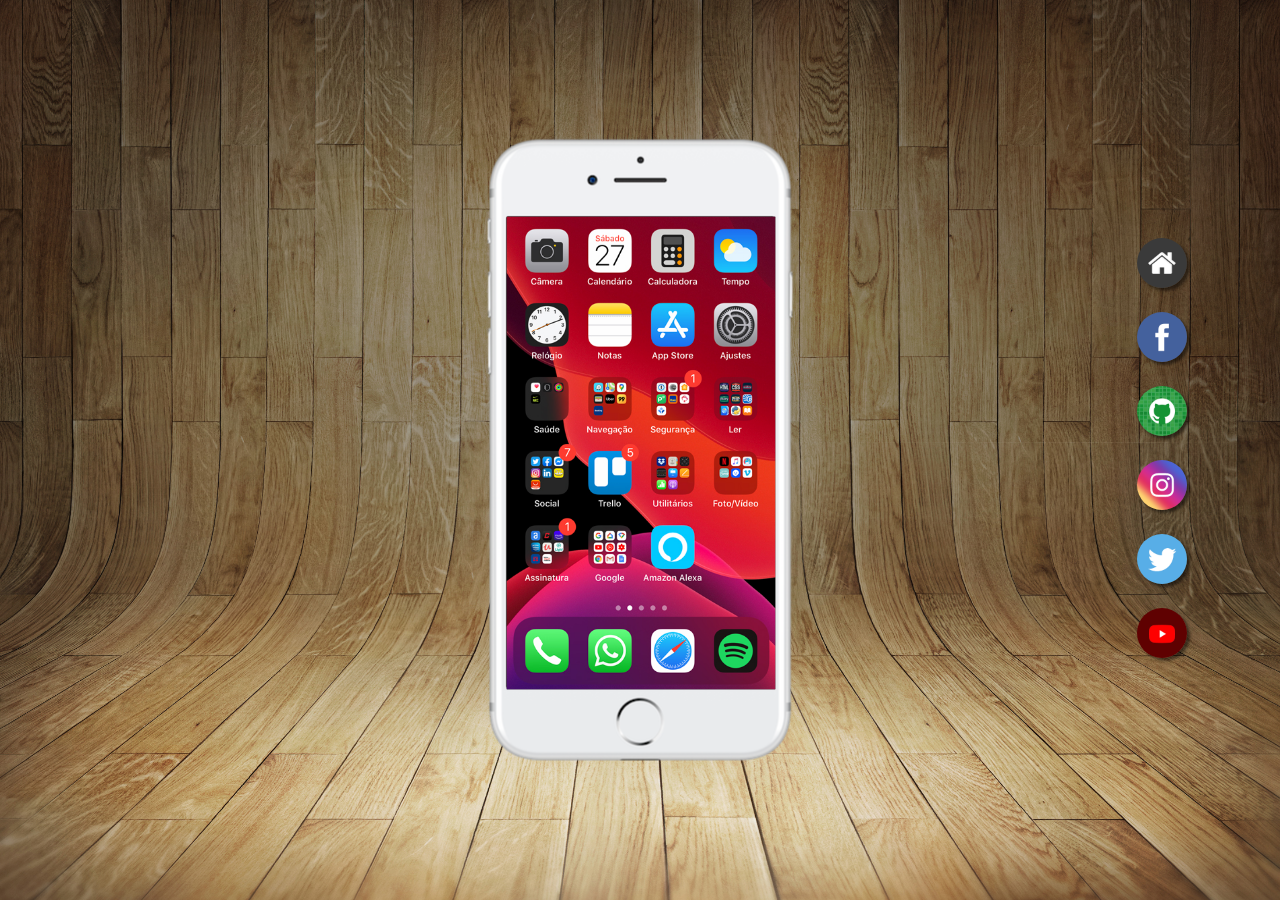
<file: index.html>
<!DOCTYPE html>
<html lang="pt-br">
<head>
    <meta charset="UTF-8">
    <meta name="viewport" content="width=device-width, initial-scale=1.0">
    <title>Projeto Redes Sociais</title>
    <link rel="shortcut icon" href="favicon.ico" type="image/x-icon">
    <link rel="stylesheet" href="estilos/style.css">
</head>
<body>
    <main>
        <section id="telefone">
            <iframe name="tela" id="tela" src="home.html" frameborder="0"></iframe>
        </section>

        <section id="redes-sociais">

            <a href="home.html" target="tela"><img src="imagens/logo-home.jpg" alt=""></a>

            <a href="facebook.html" target="tela"><img src="imagens/logo-facebook.jpg" alt=""></a>

            <a href="github.html" target="tela"><img src="imagens/logo-github.jpg" alt=""></a>

            <a href="insta.html" target="tela"><img src="imagens/logo-instagram.jpg" alt=""></a>

            <a href="x.html" target="tela"><img src="imagens/logo-twitter.jpg" alt=""></a>

            <a href="youtube.html" target="tela"><img src="imagens/logo-youtube.jpg" alt=""></a>

        </section>
    </main>
</body>
</html>
</file>
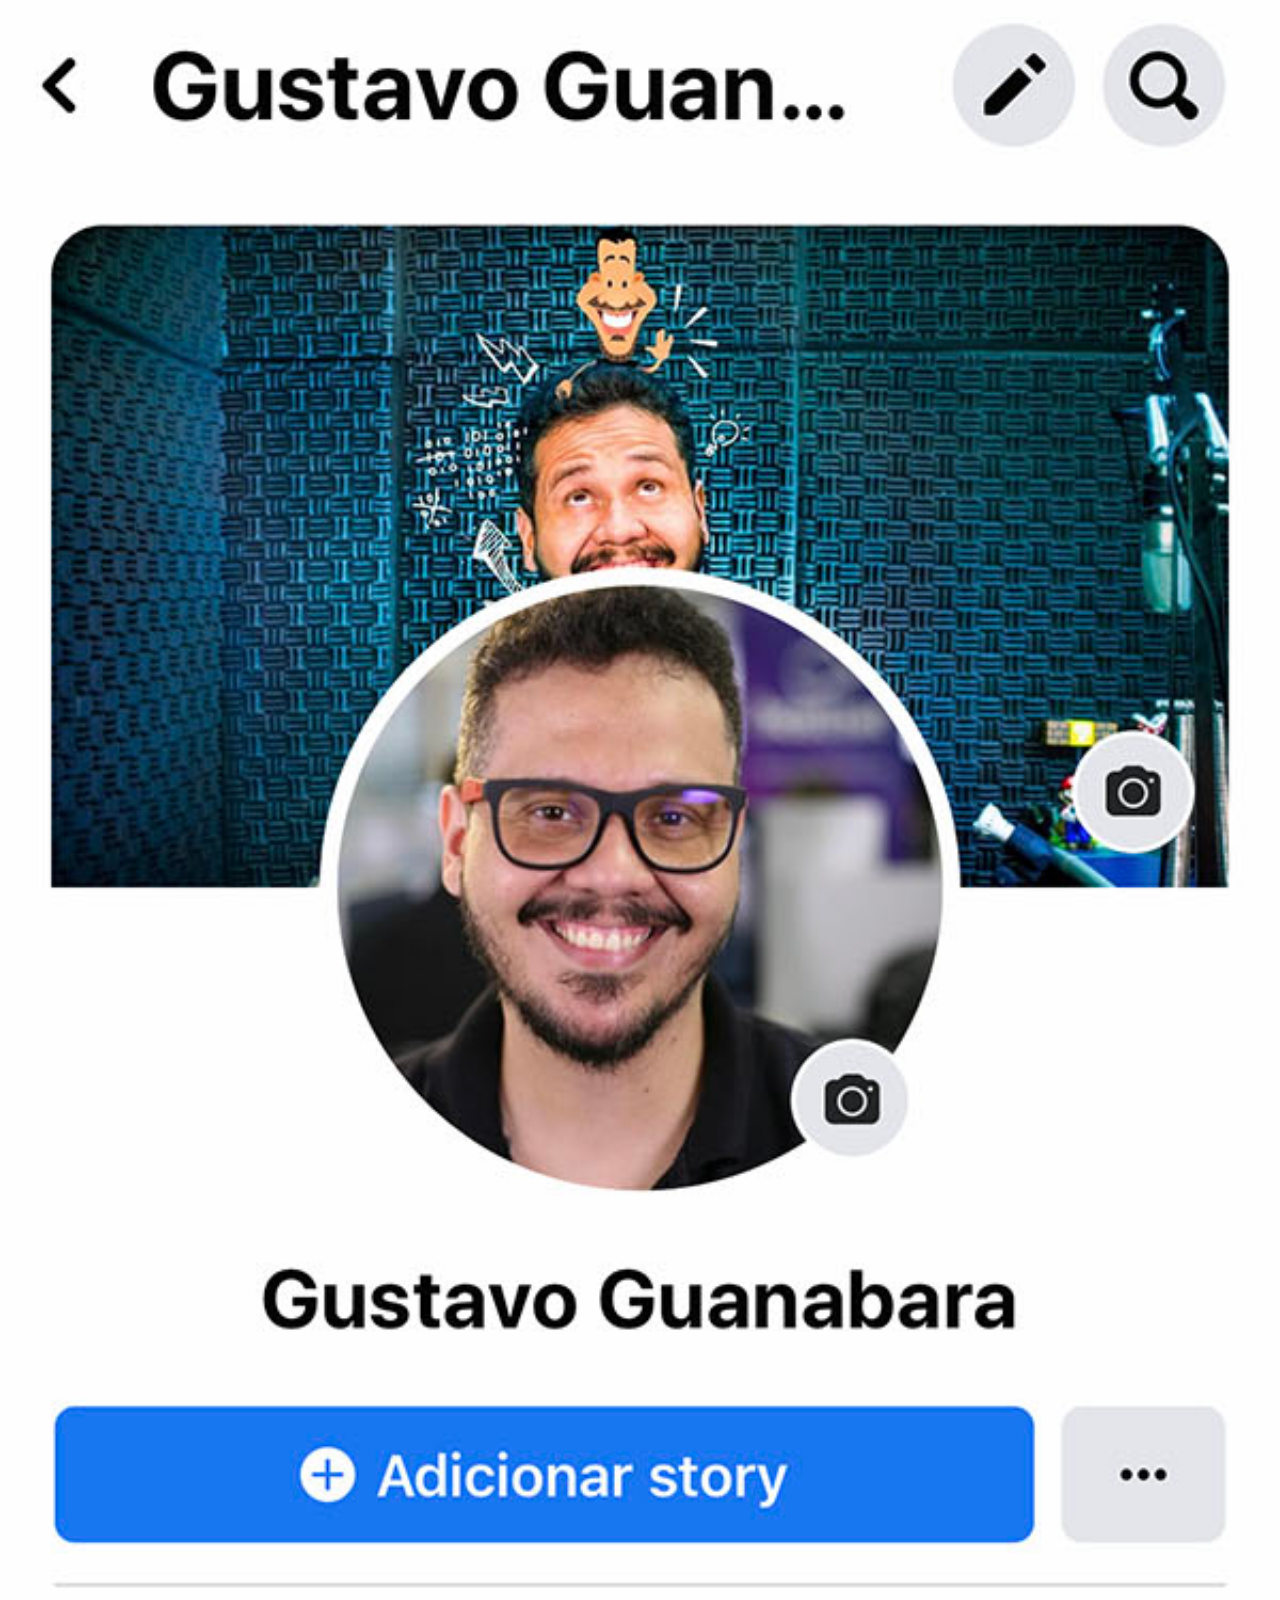
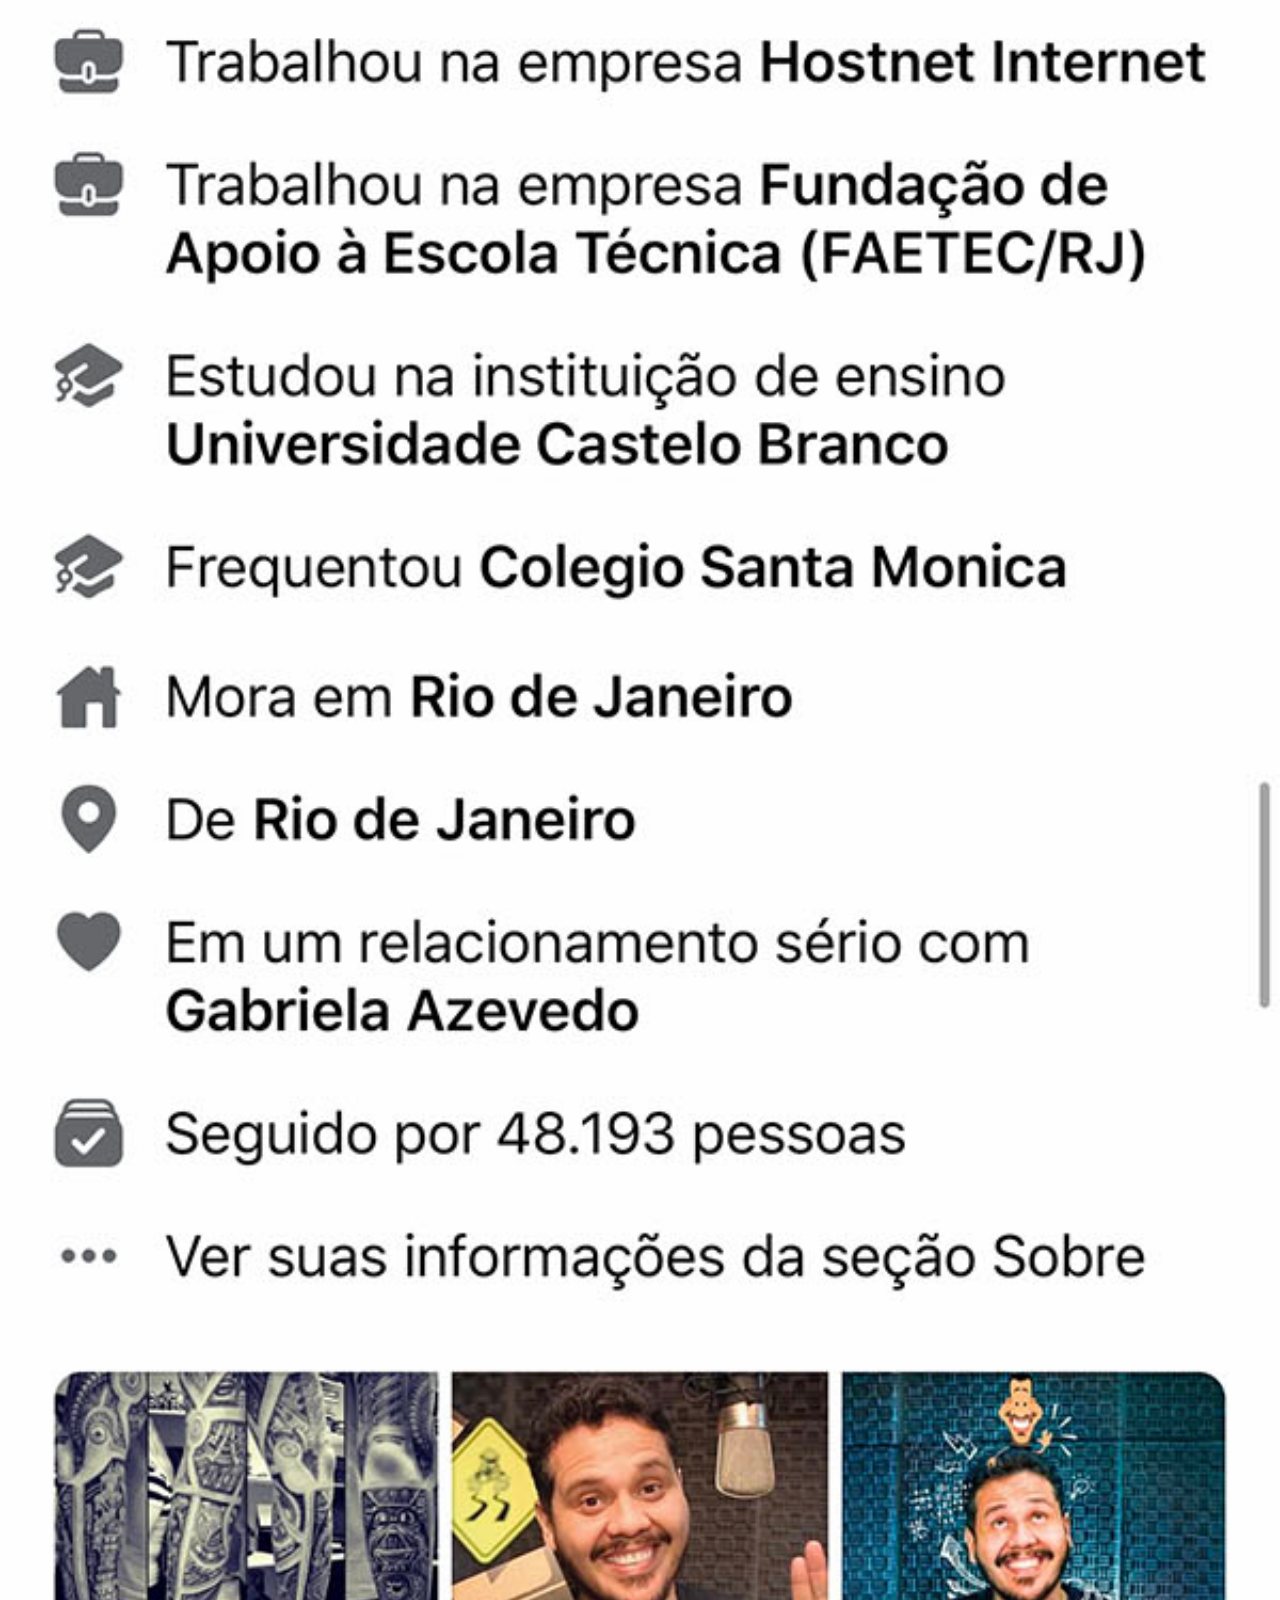
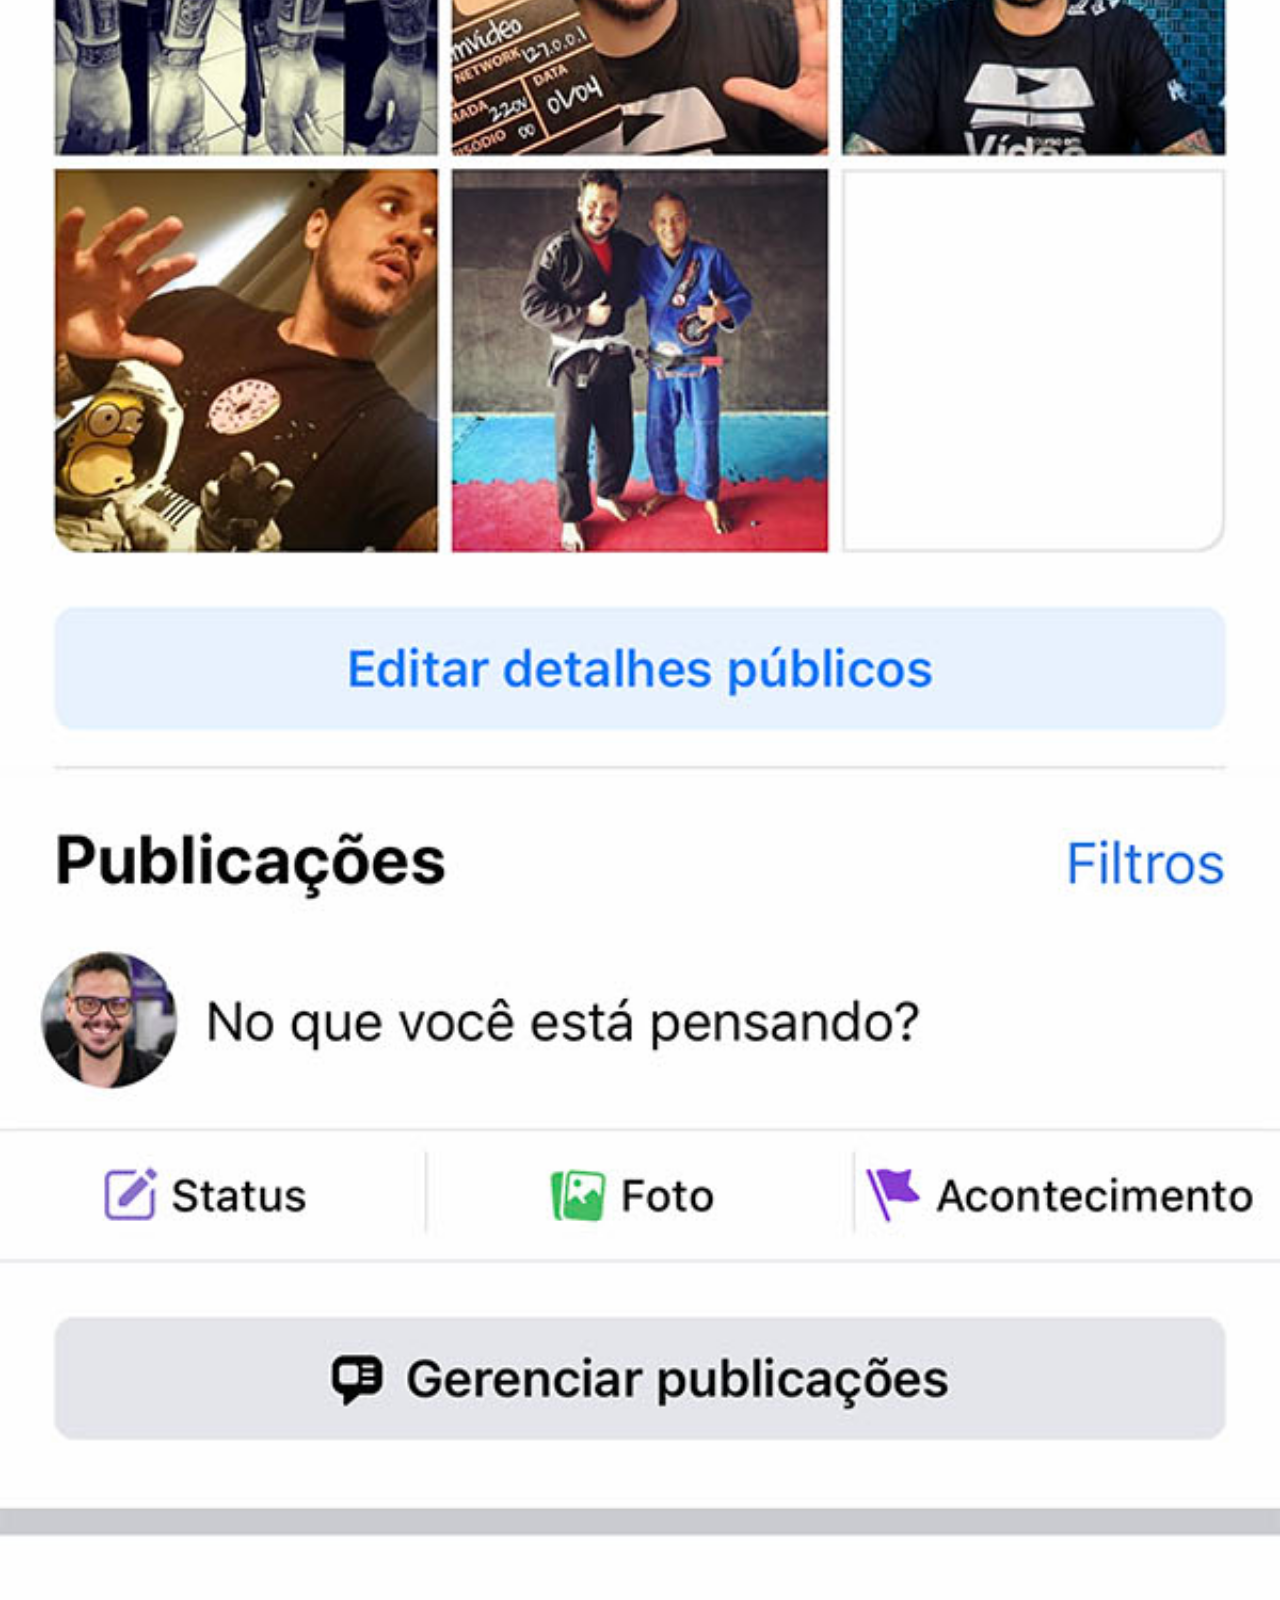
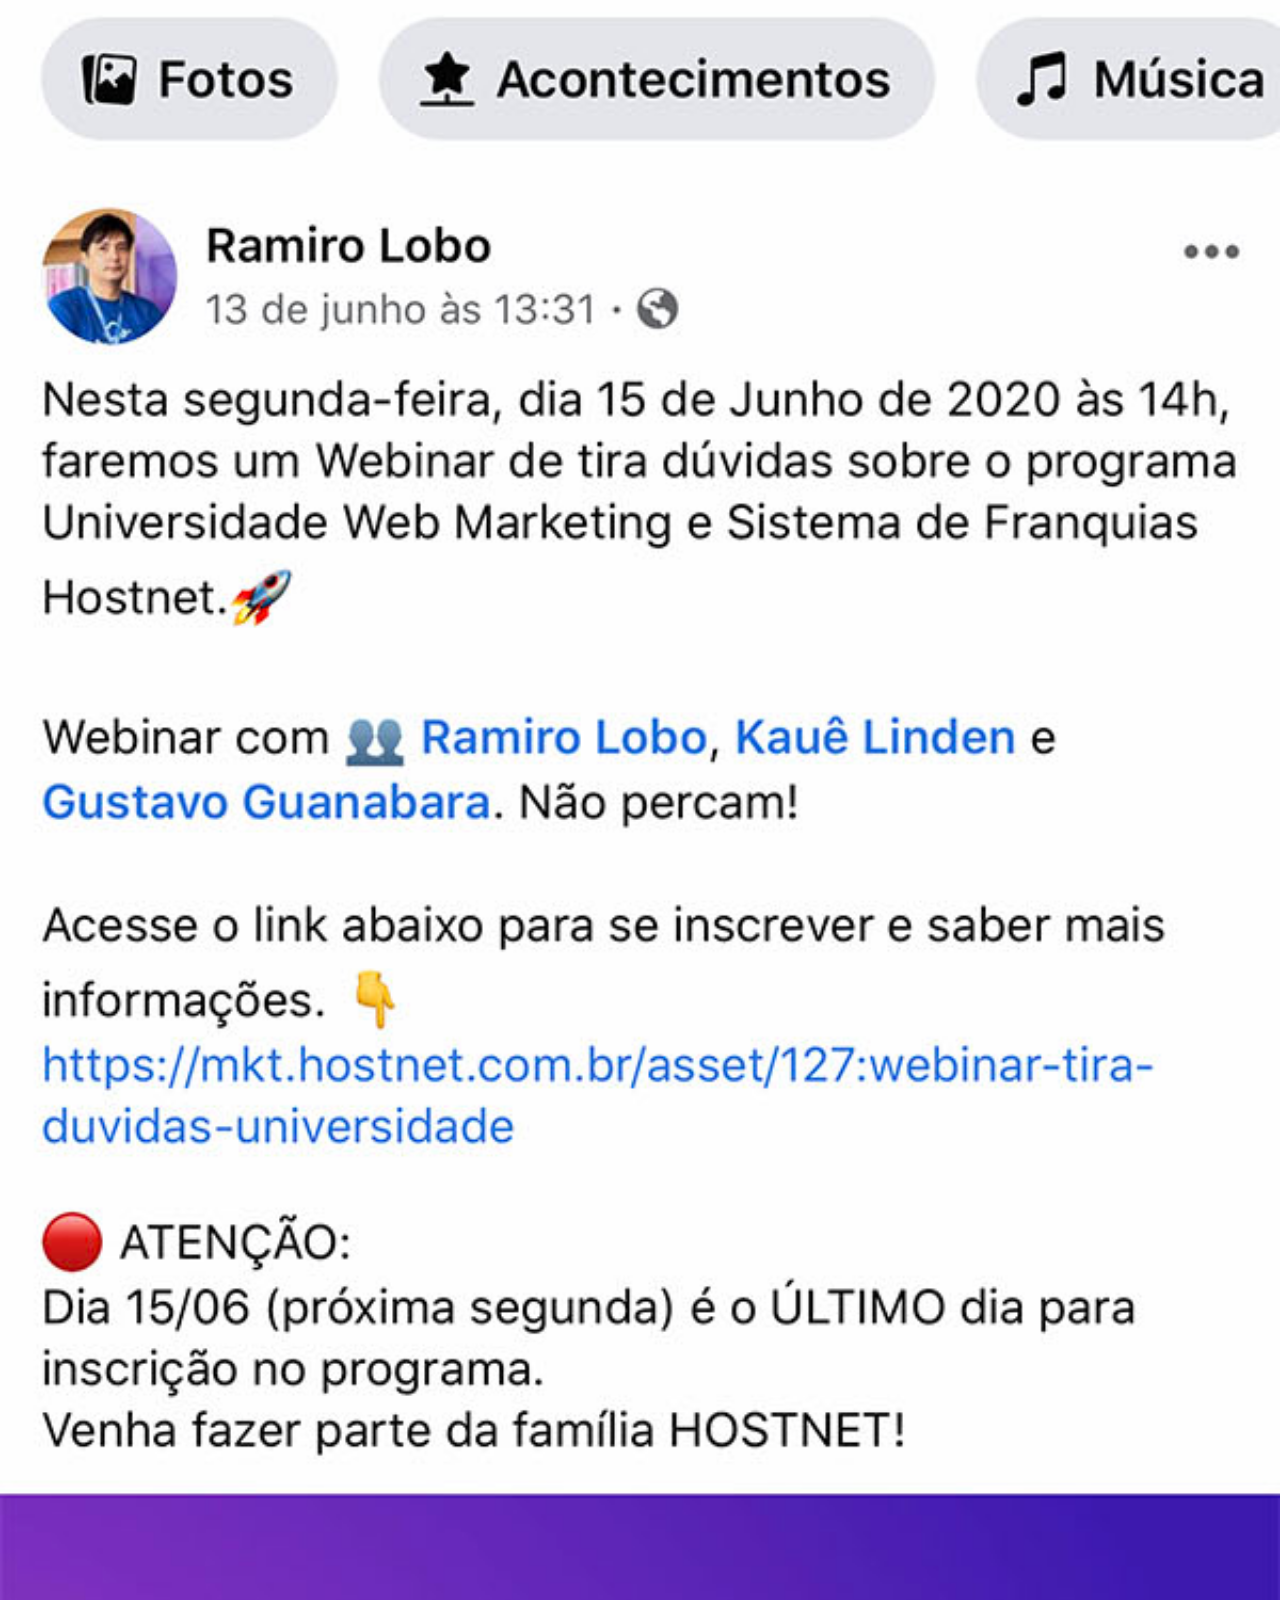
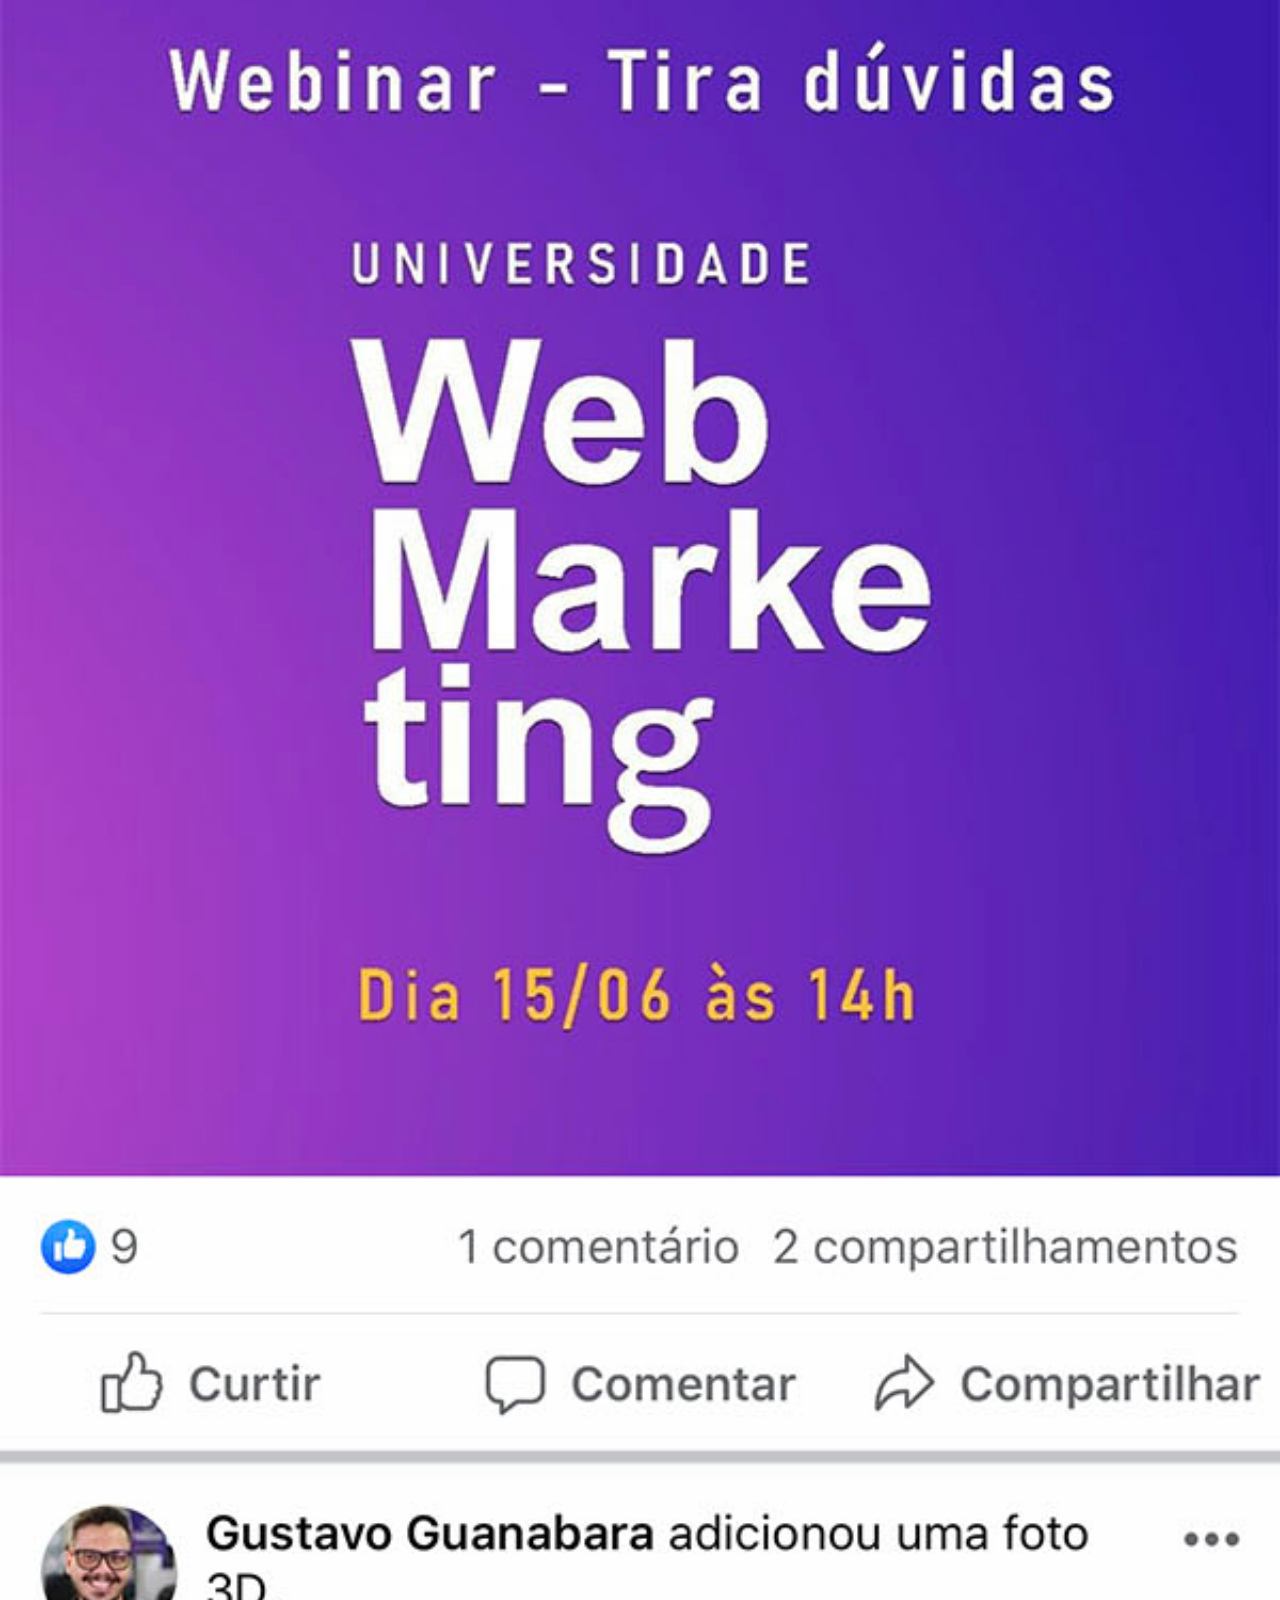
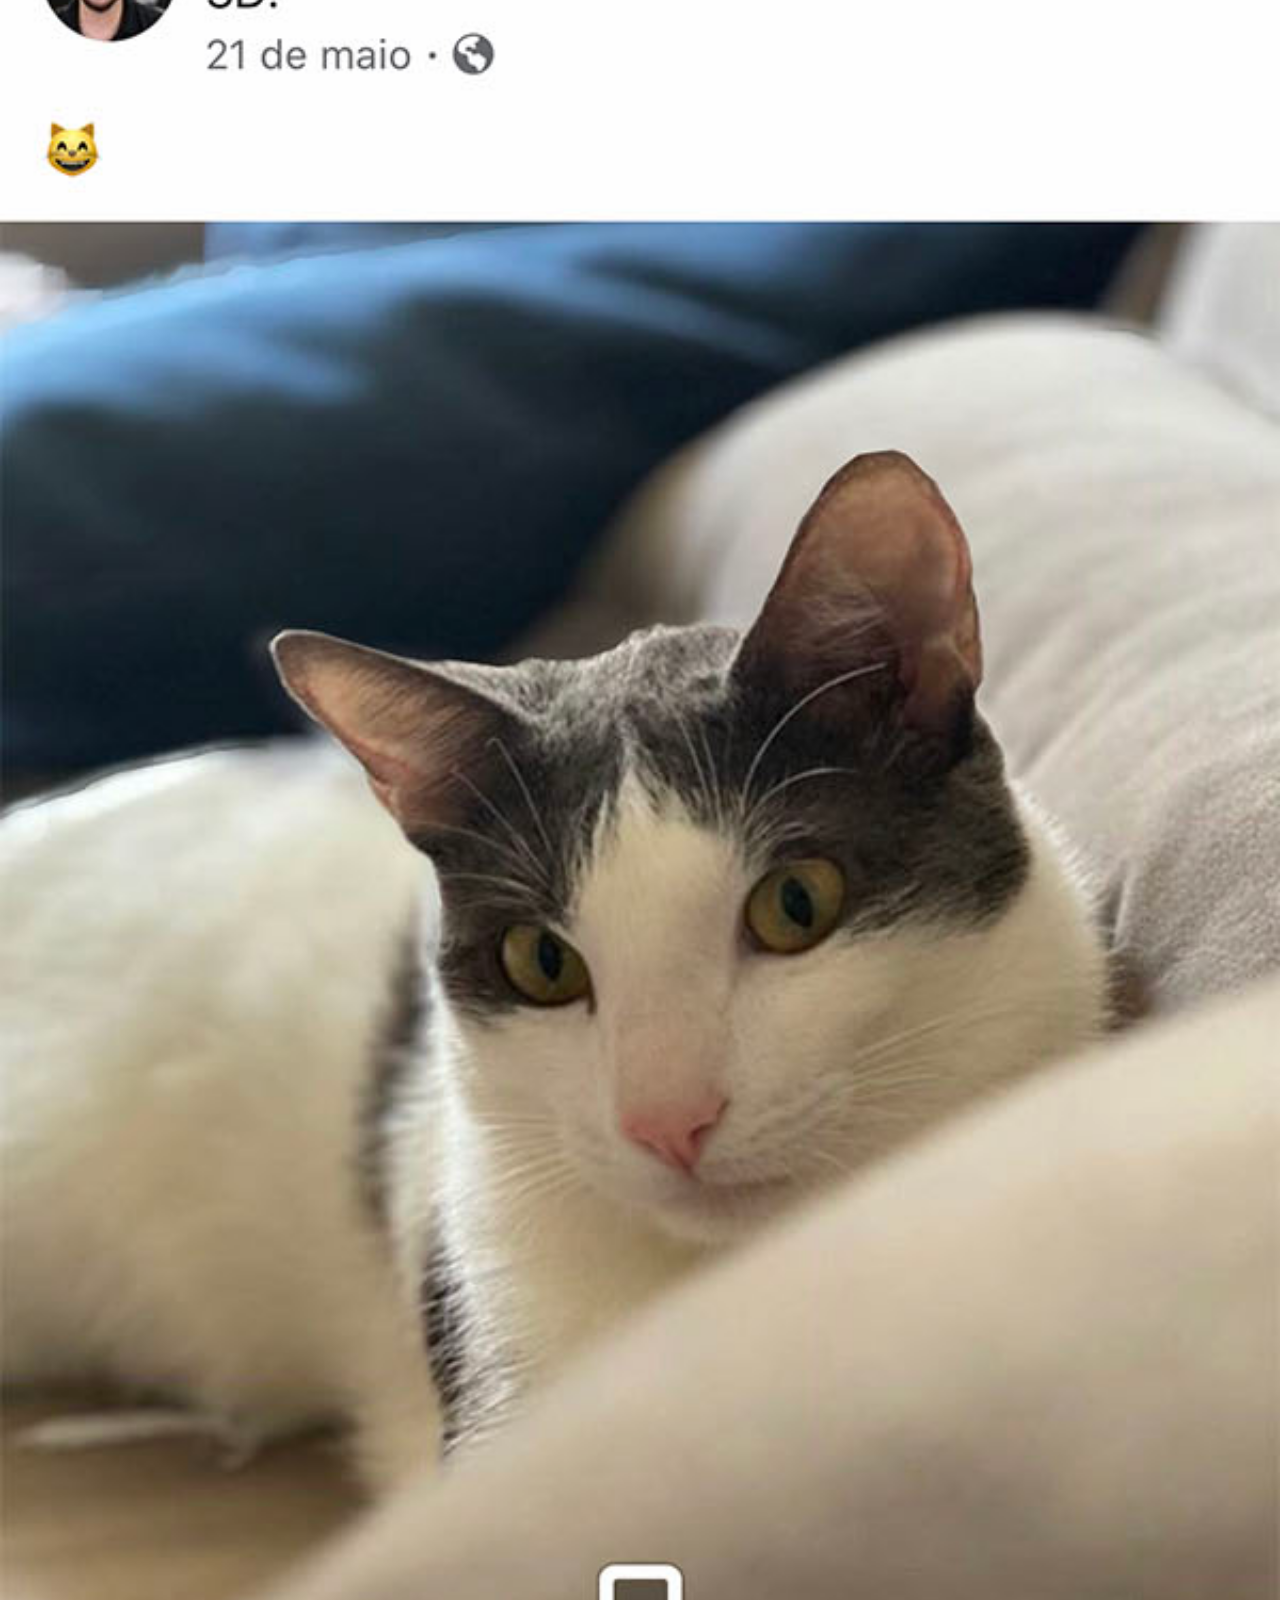
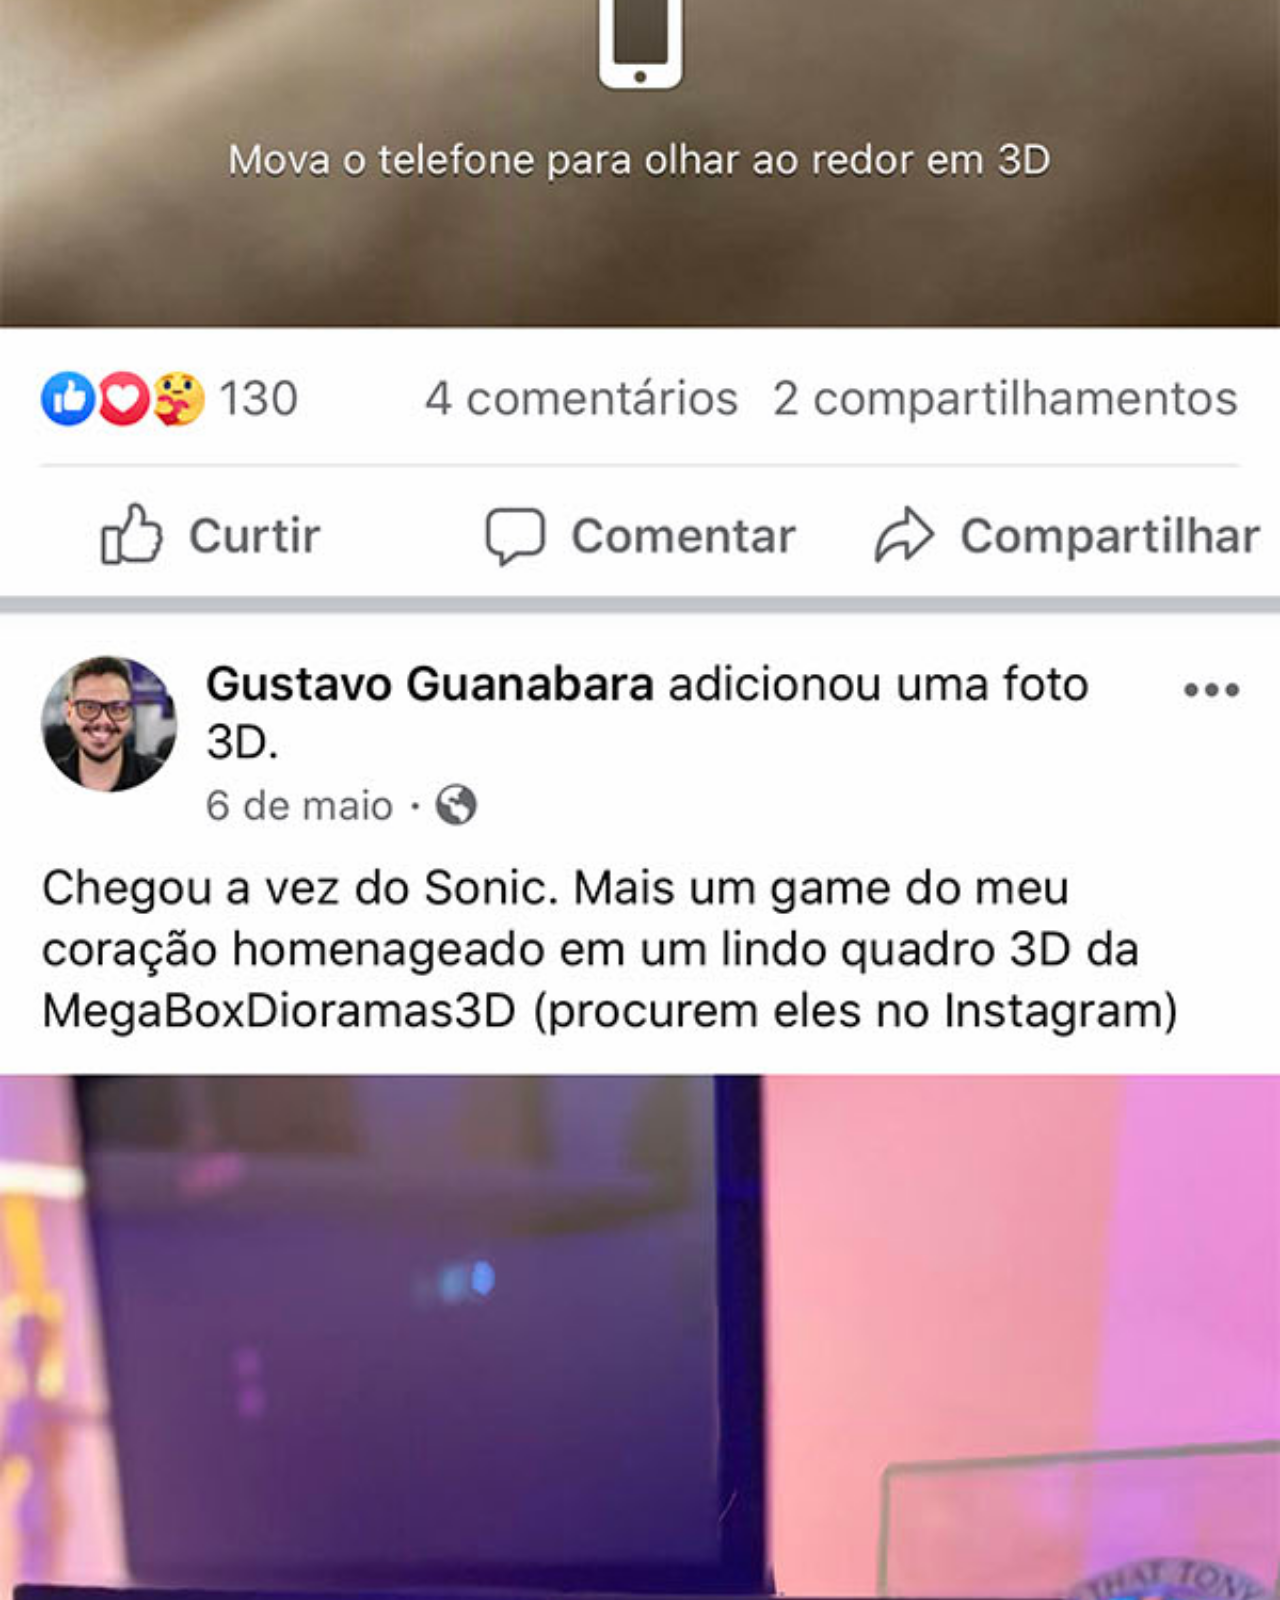
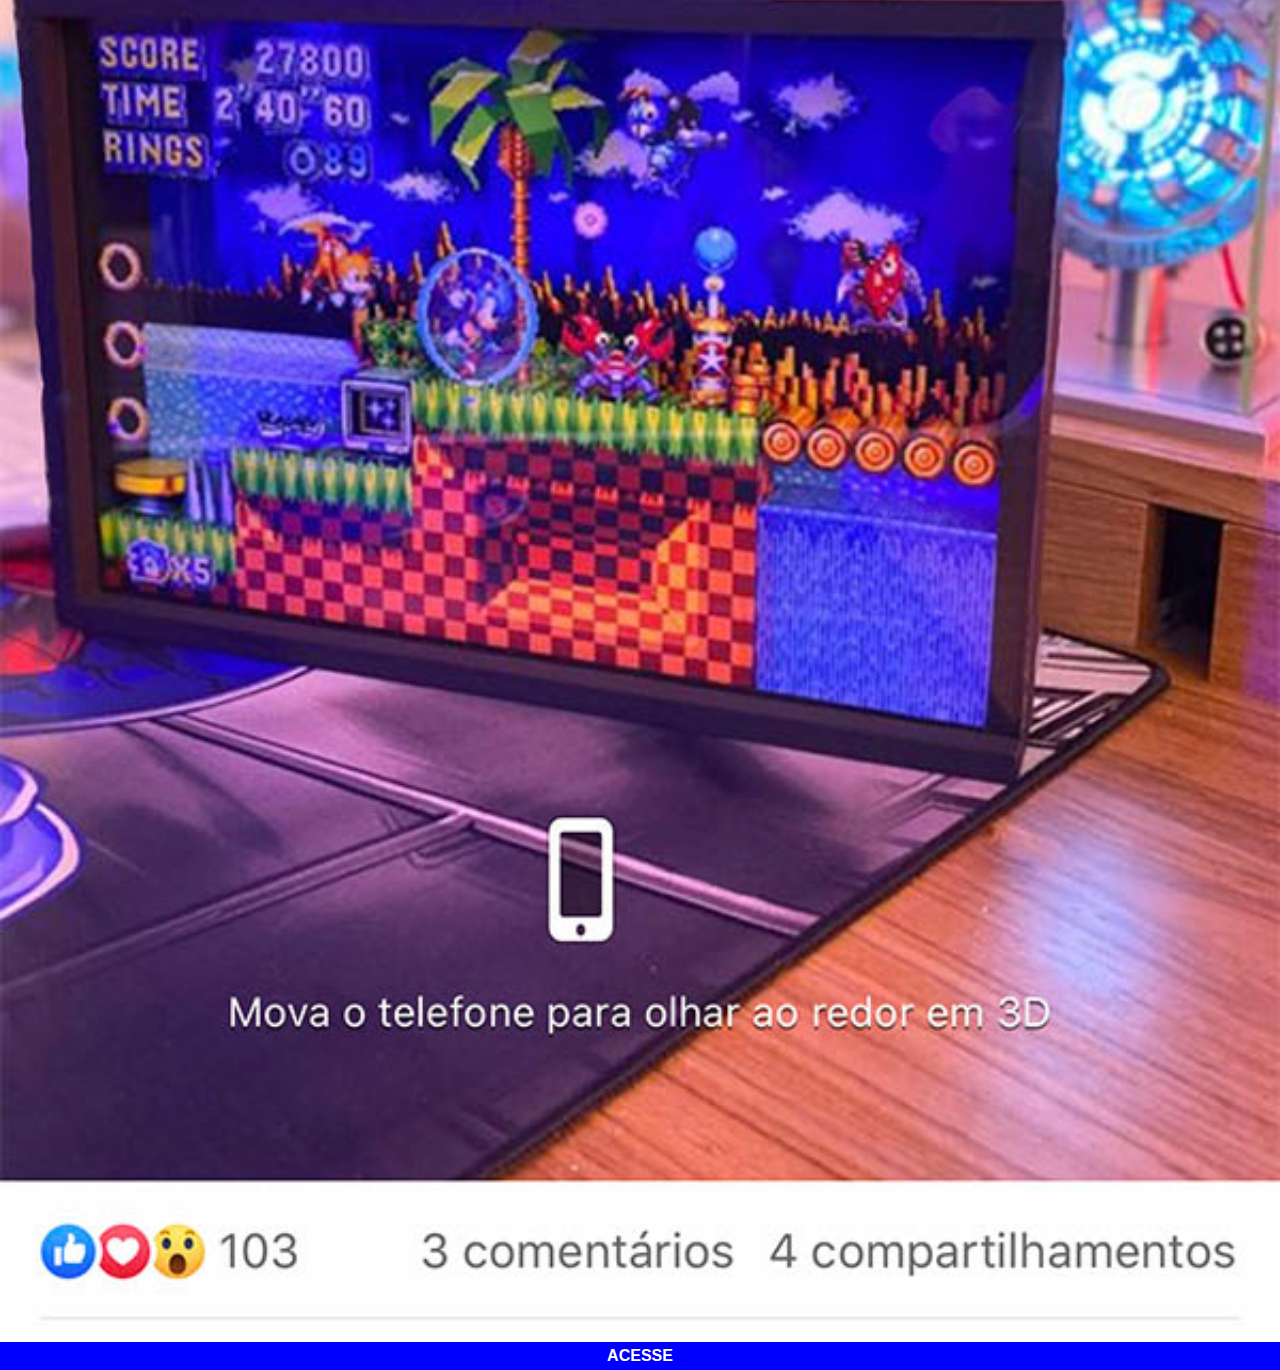
<file: facebook.html>
<!DOCTYPE html>
<html lang="pt-br">
<head>
    <meta charset="UTF-8">
    <meta name="viewport" content="width=device-width, initial-scale=1.0">
    <title>facebook</title>
    <style>
        *{
            margin: 0px;
            padding: 0px;
            font-family: Arial, Helvetica, sans-serif;
        }
        ::-webkit-scrollbar {
            width: 0px;
            height: 0px;
        }

        img {
            width: 100vw;
        }

        a {
            display: block;
            background-color: blue;
            color: white;
            font-weight: bold;
            padding: 5px;
            text-align: center;
            text-decoration: none;
        }

        a:hover {
            color: yellow;
        }
    </style>
</head>
<body>
    <img src="imagens/tela-facebook.jpg" alt="facebook">
    <a href="#">ACESSE</a>
</body>
</html>
</file>
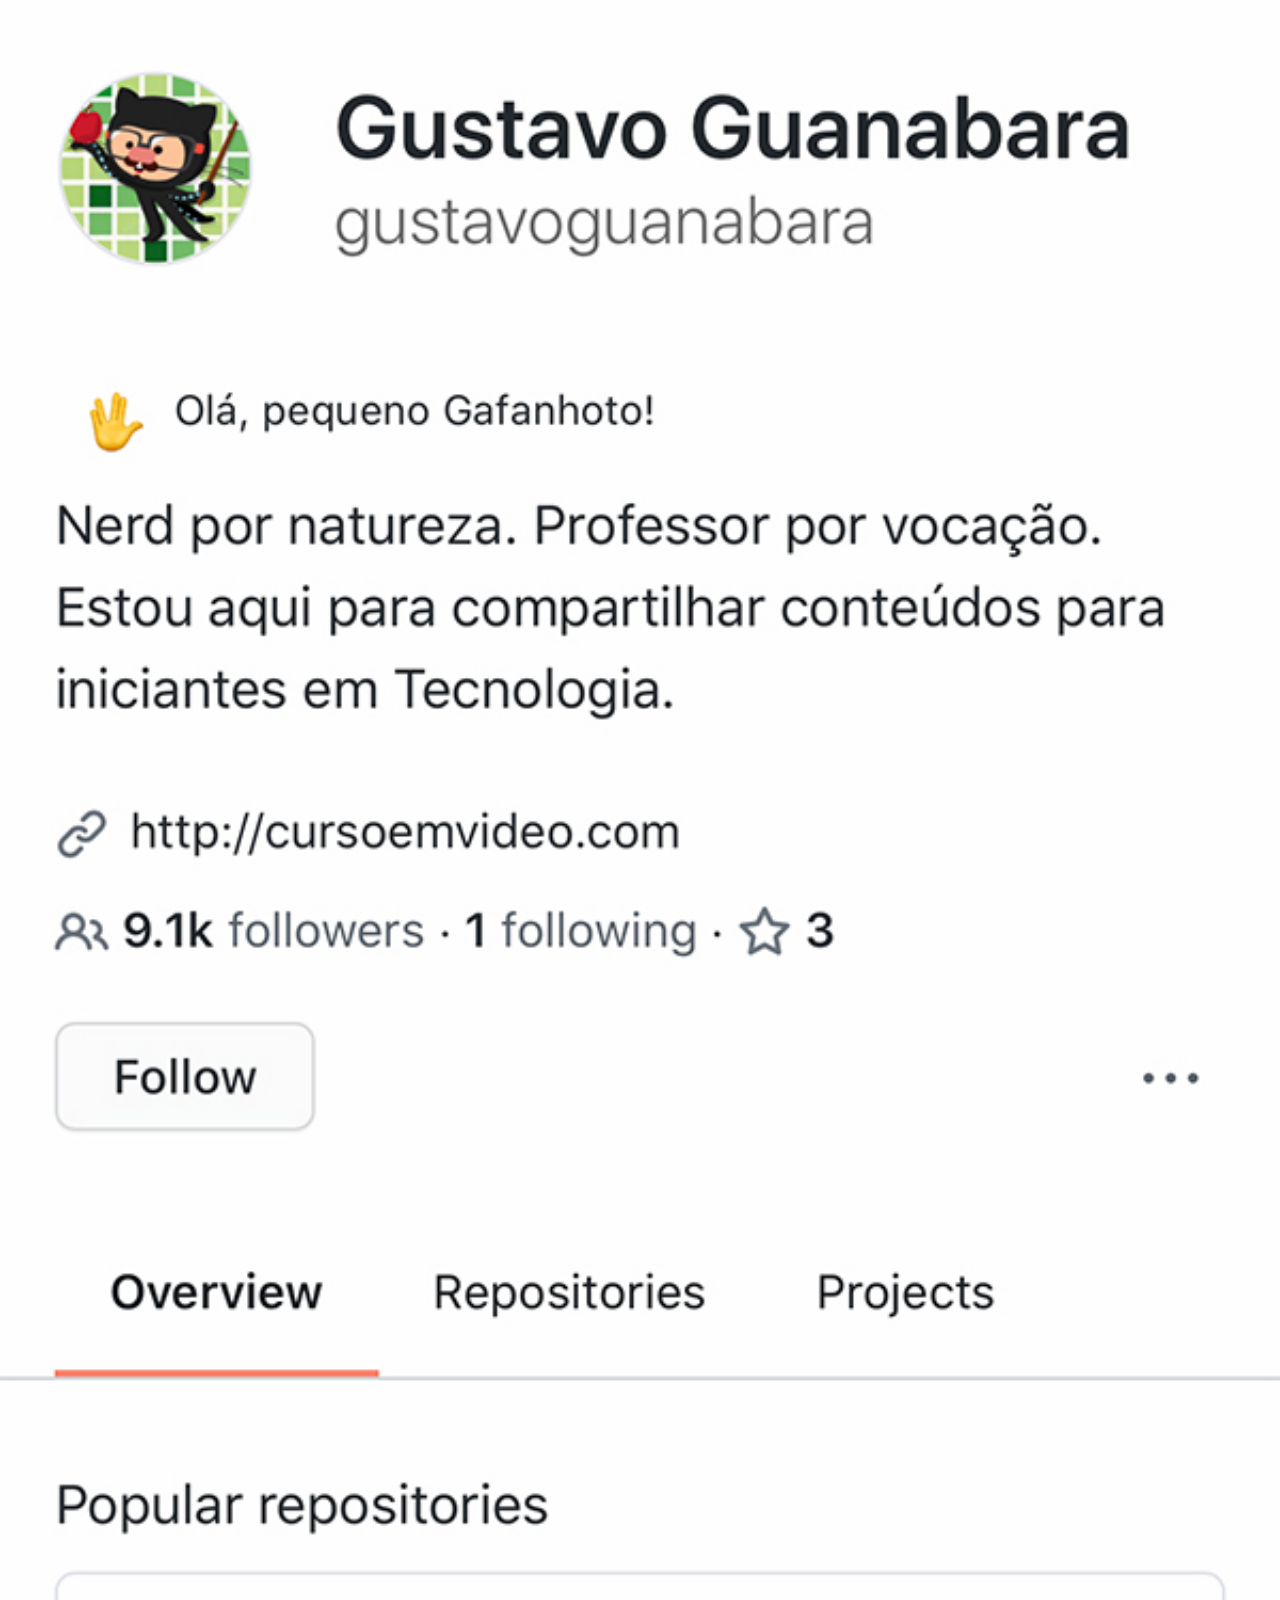
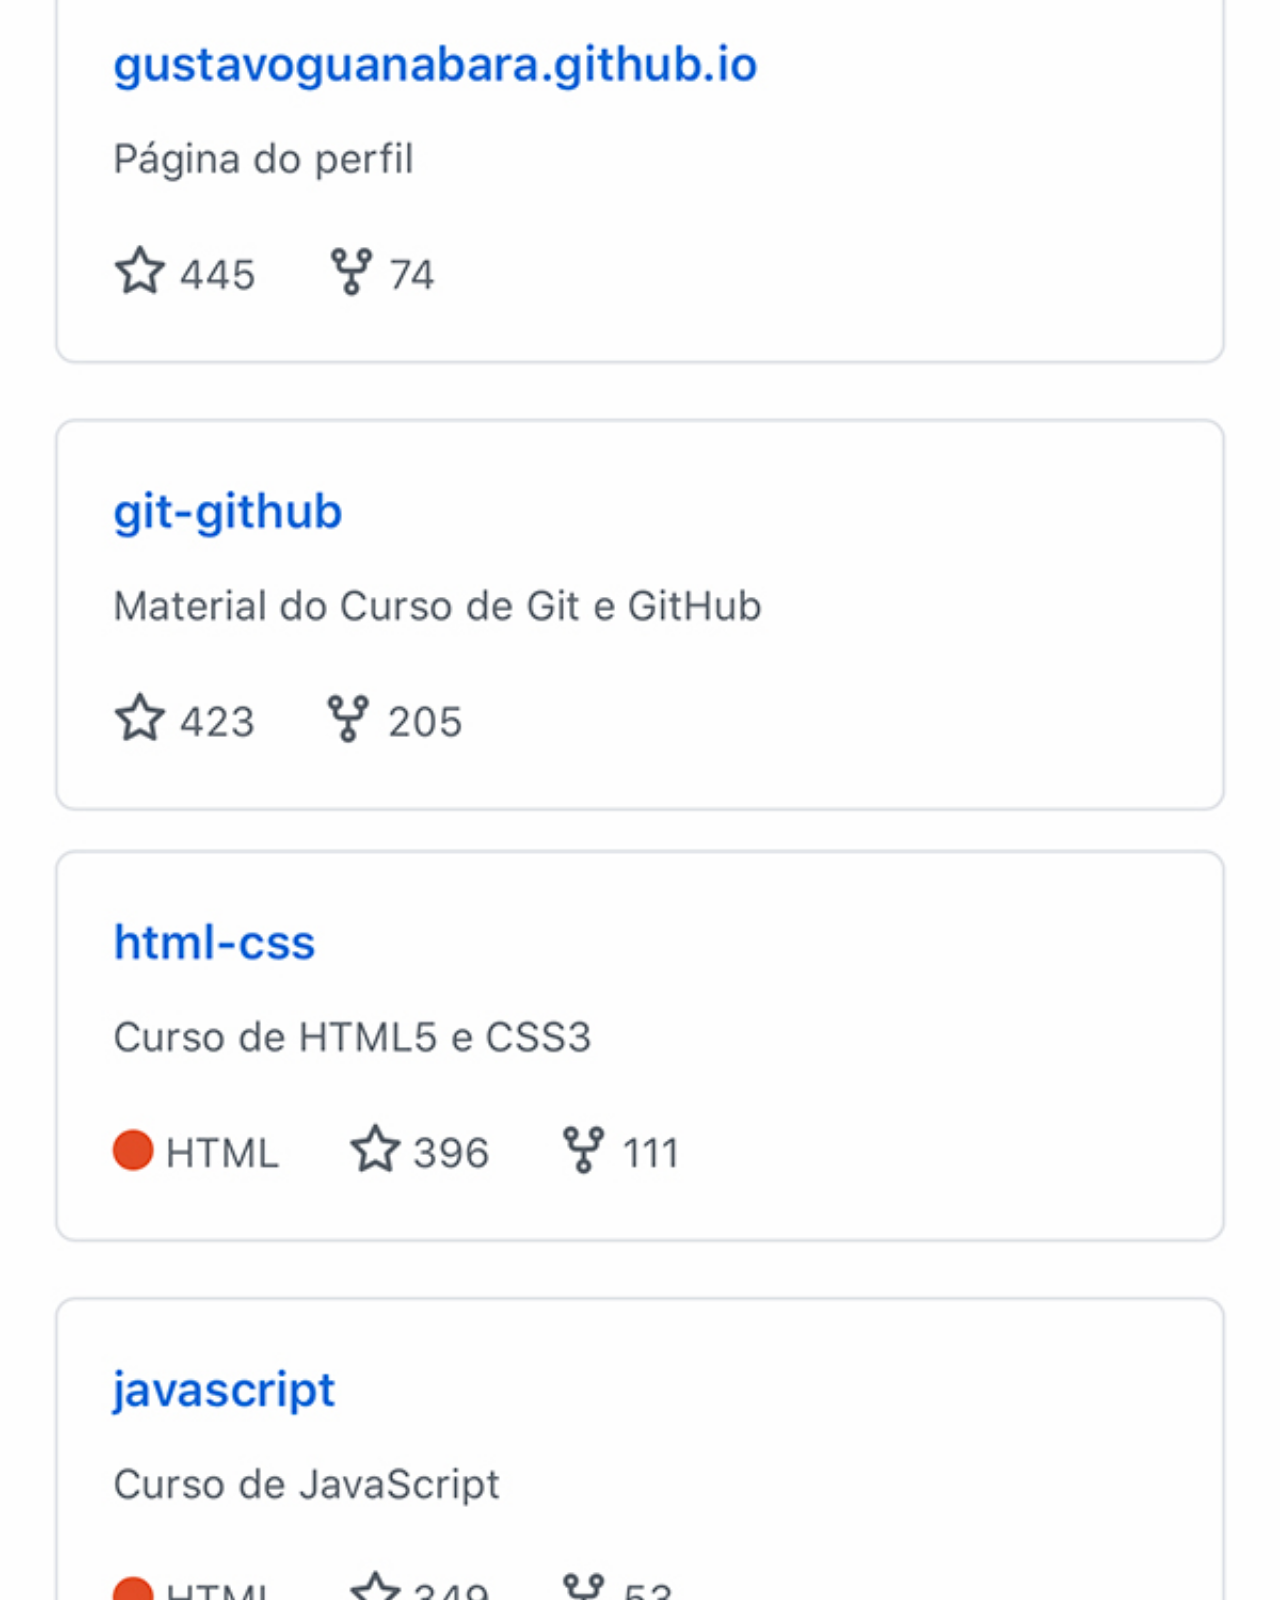
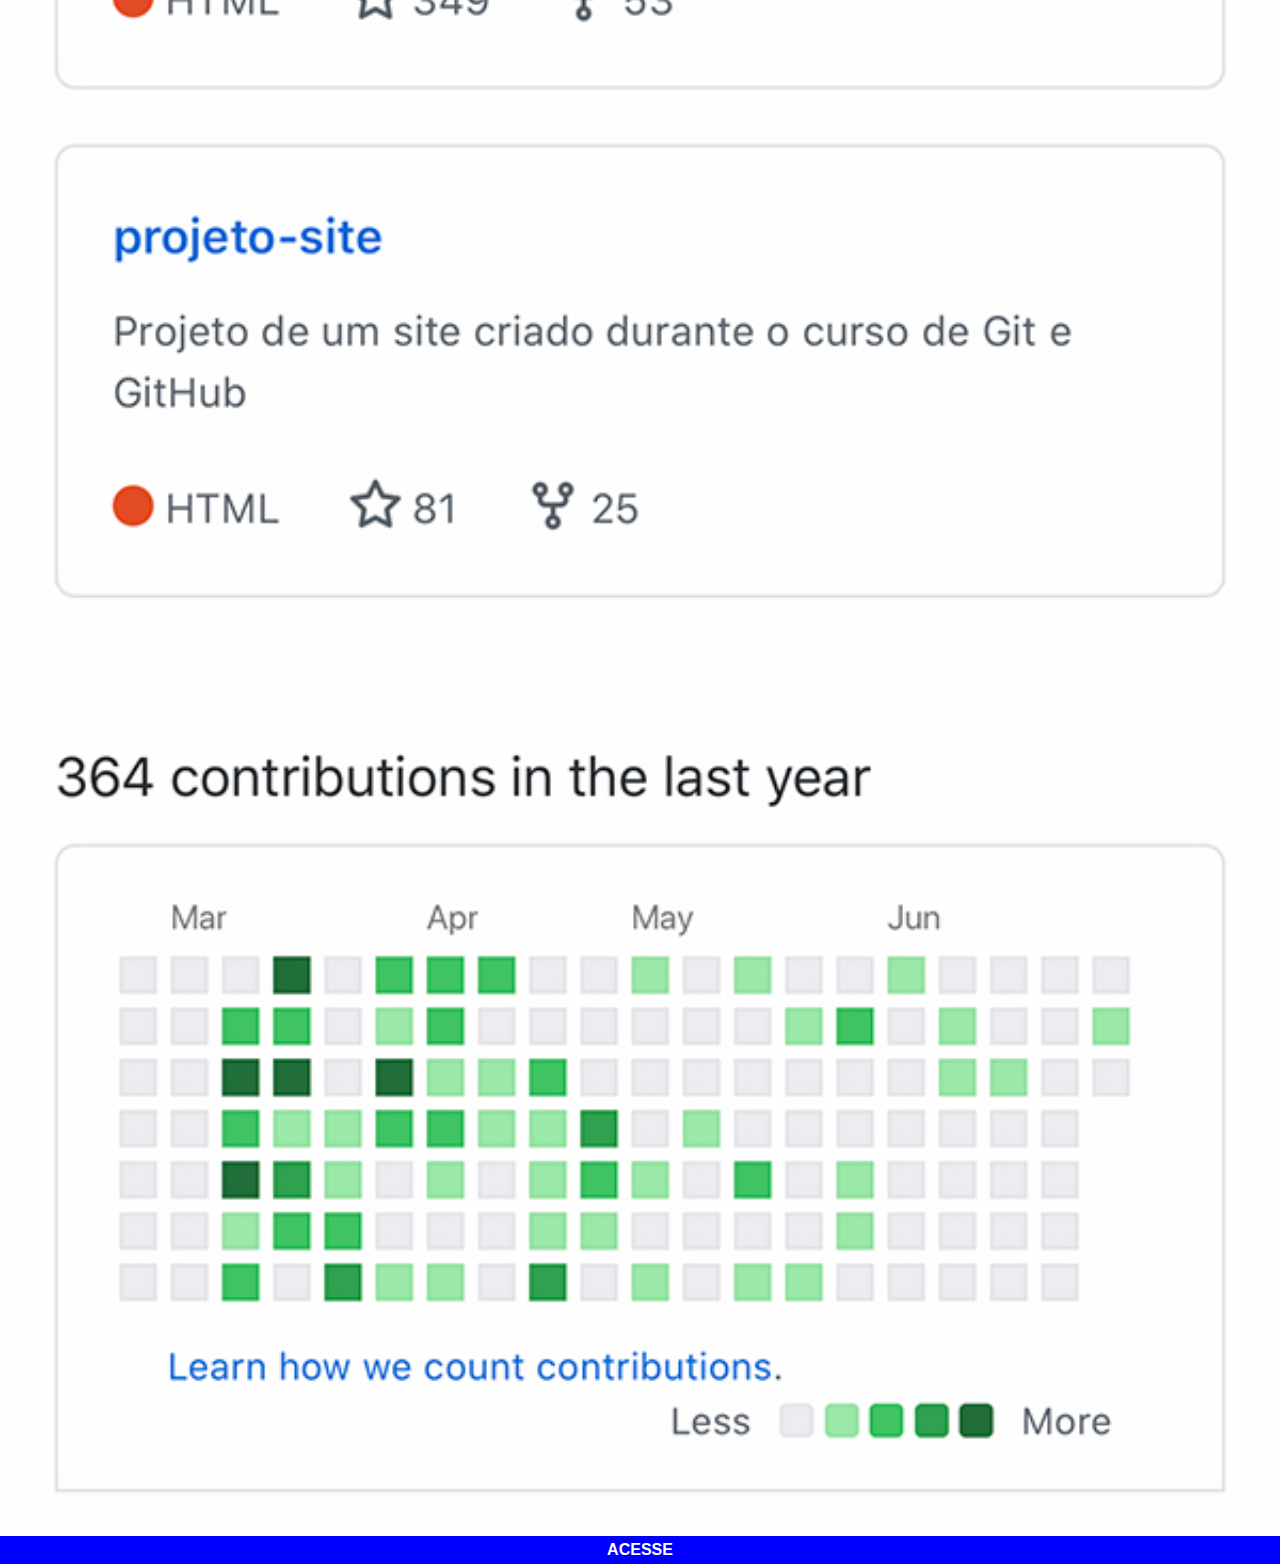
<file: github.html>
<!DOCTYPE html>
<html lang="pt-br">
<head>
    <meta charset="UTF-8">
    <meta name="viewport" content="width=device-width, initial-scale=1.0">
    <title>facebook</title>
    <style>
        *{
            margin: 0px;
            padding: 0px;
            font-family: Arial, Helvetica, sans-serif;
        }
        ::-webkit-scrollbar {
            width: 0px;
            height: 0px;
        }

        img {
            width: 100vw;
        }

        a {
            display: block;
            background-color: blue;
            color: white;
            font-weight: bold;
            padding: 5px;
            text-align: center;
            text-decoration: none;
        }

        a:hover {
            color: yellow;
        }
    </style>
</head>
<body>
    <img src="imagens/tela-github.jpg" alt="github">
    <a href="#">ACESSE</a>
</body>
</html>
</file>
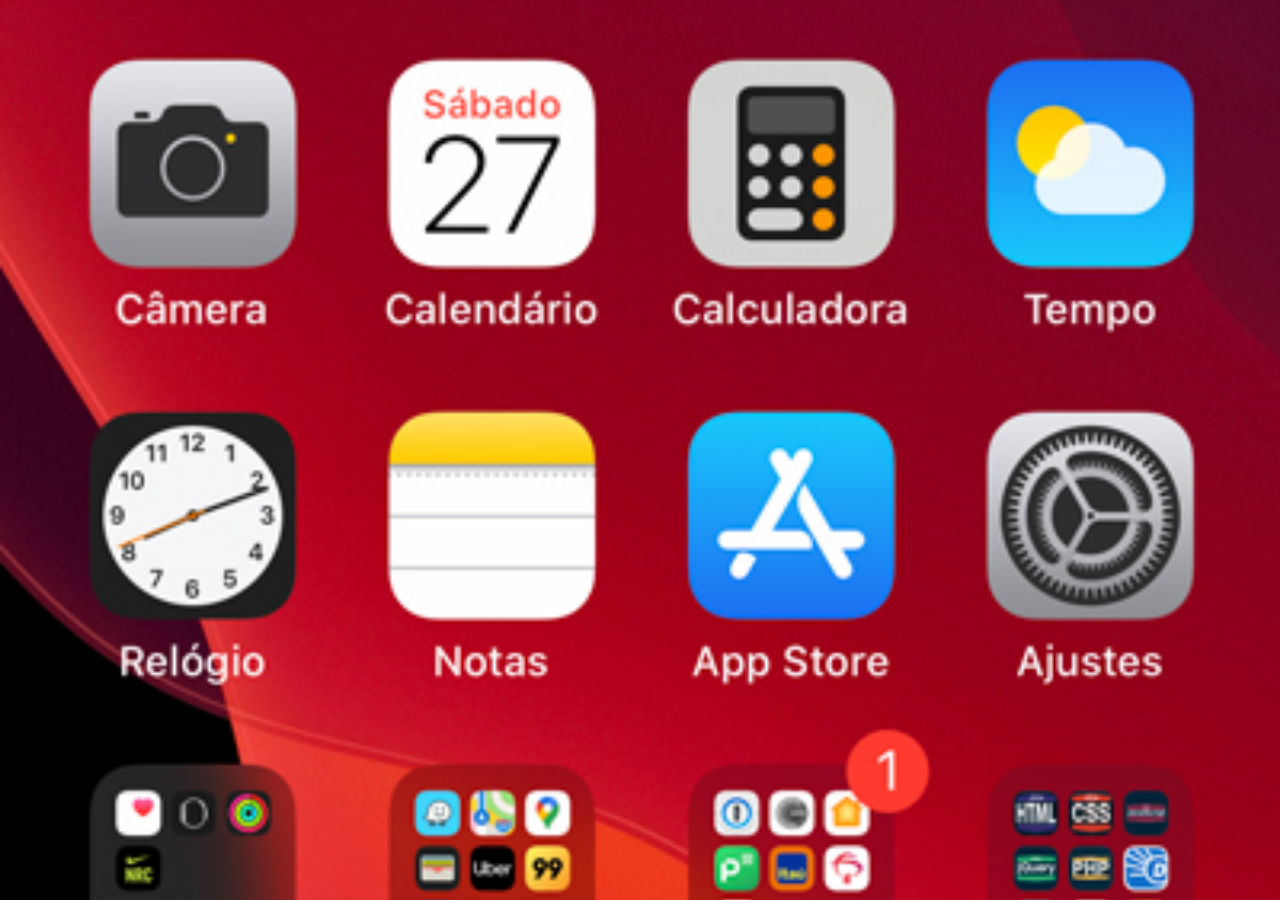
<file: home.html>
<!DOCTYPE html>
<html lang="pt-br">
<head>
    <meta charset="UTF-8">
    <meta name="viewport" content="width=device-width, initial-scale=1.0">
    <title>home</title>
    <style>
        *{
            margin: 0px;
            padding: 0px;
        }
        body {
            height: 100vh;
            width: 100vw;
            background: black url(imagens/tela-home.jpg) no-repeat top center;
            background-size: cover;
        }
    </style>
</head>
<body>
    
</body>
</html>
</file>
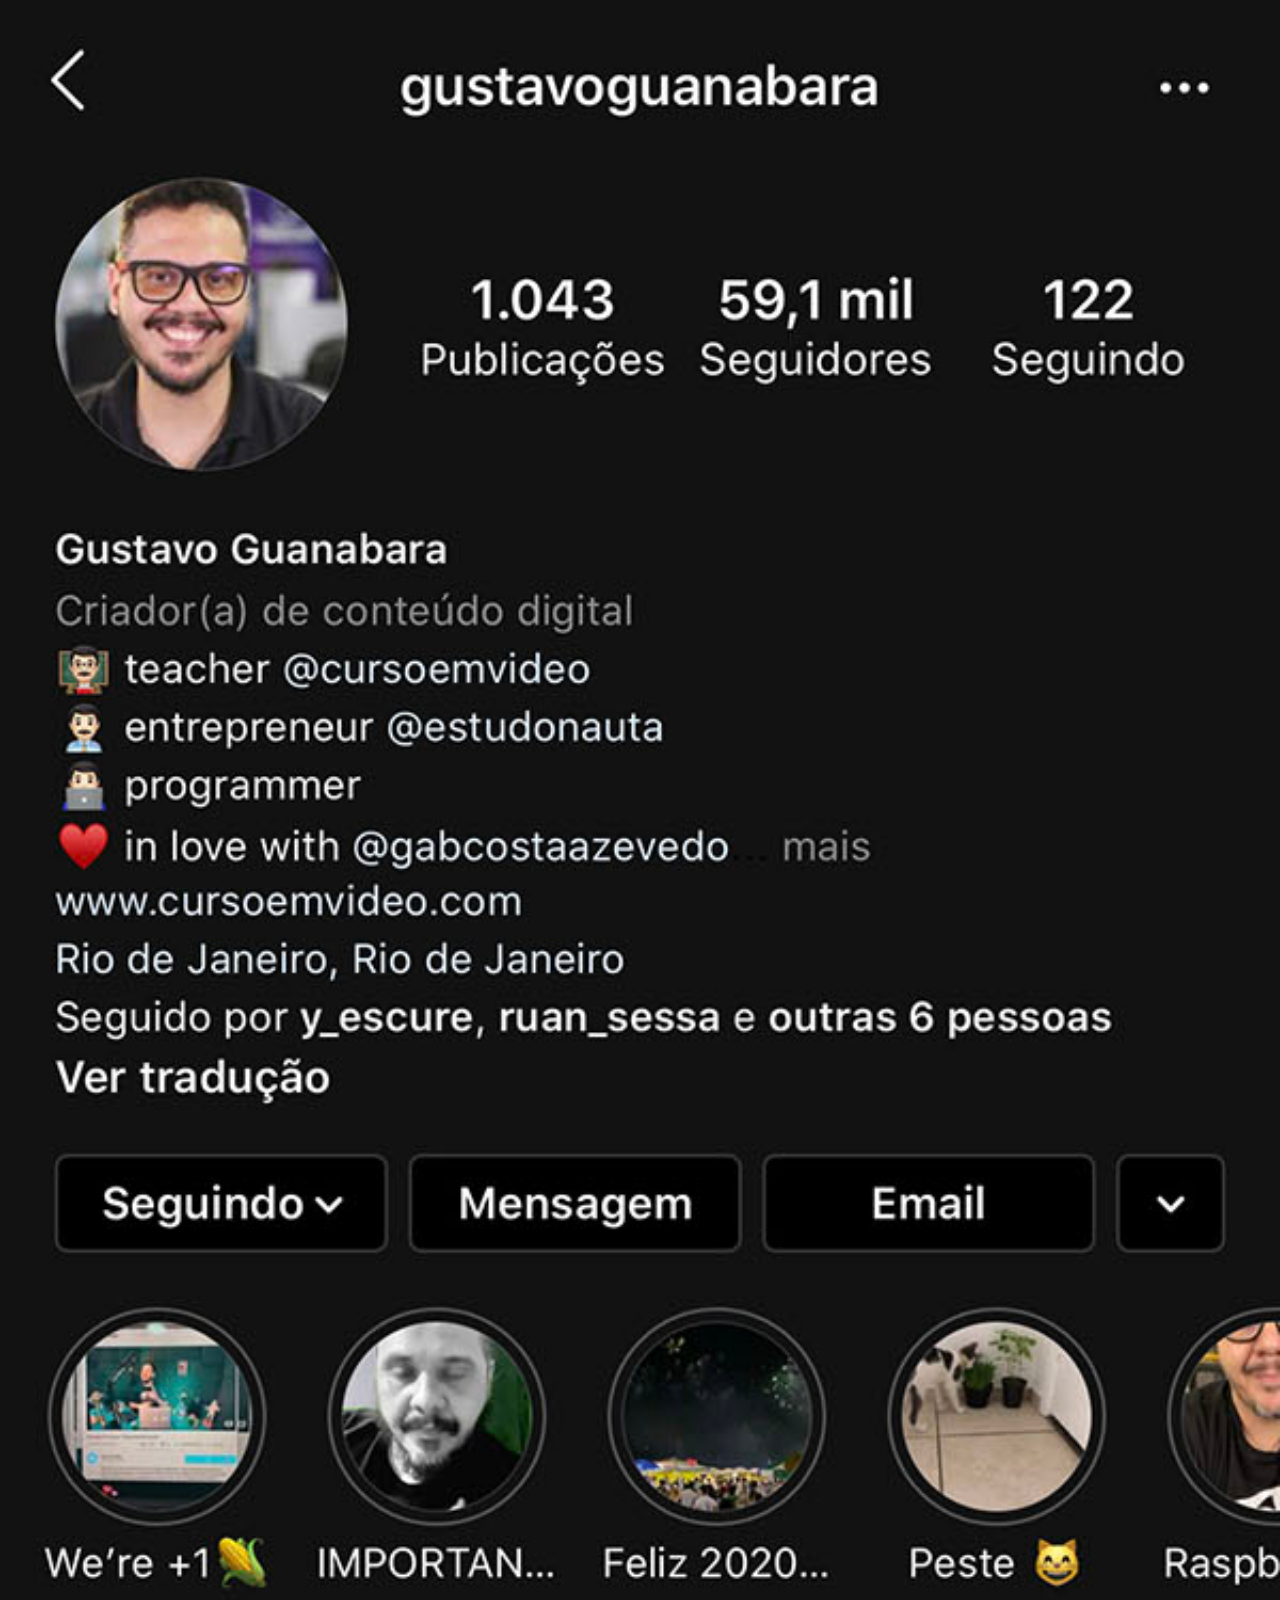
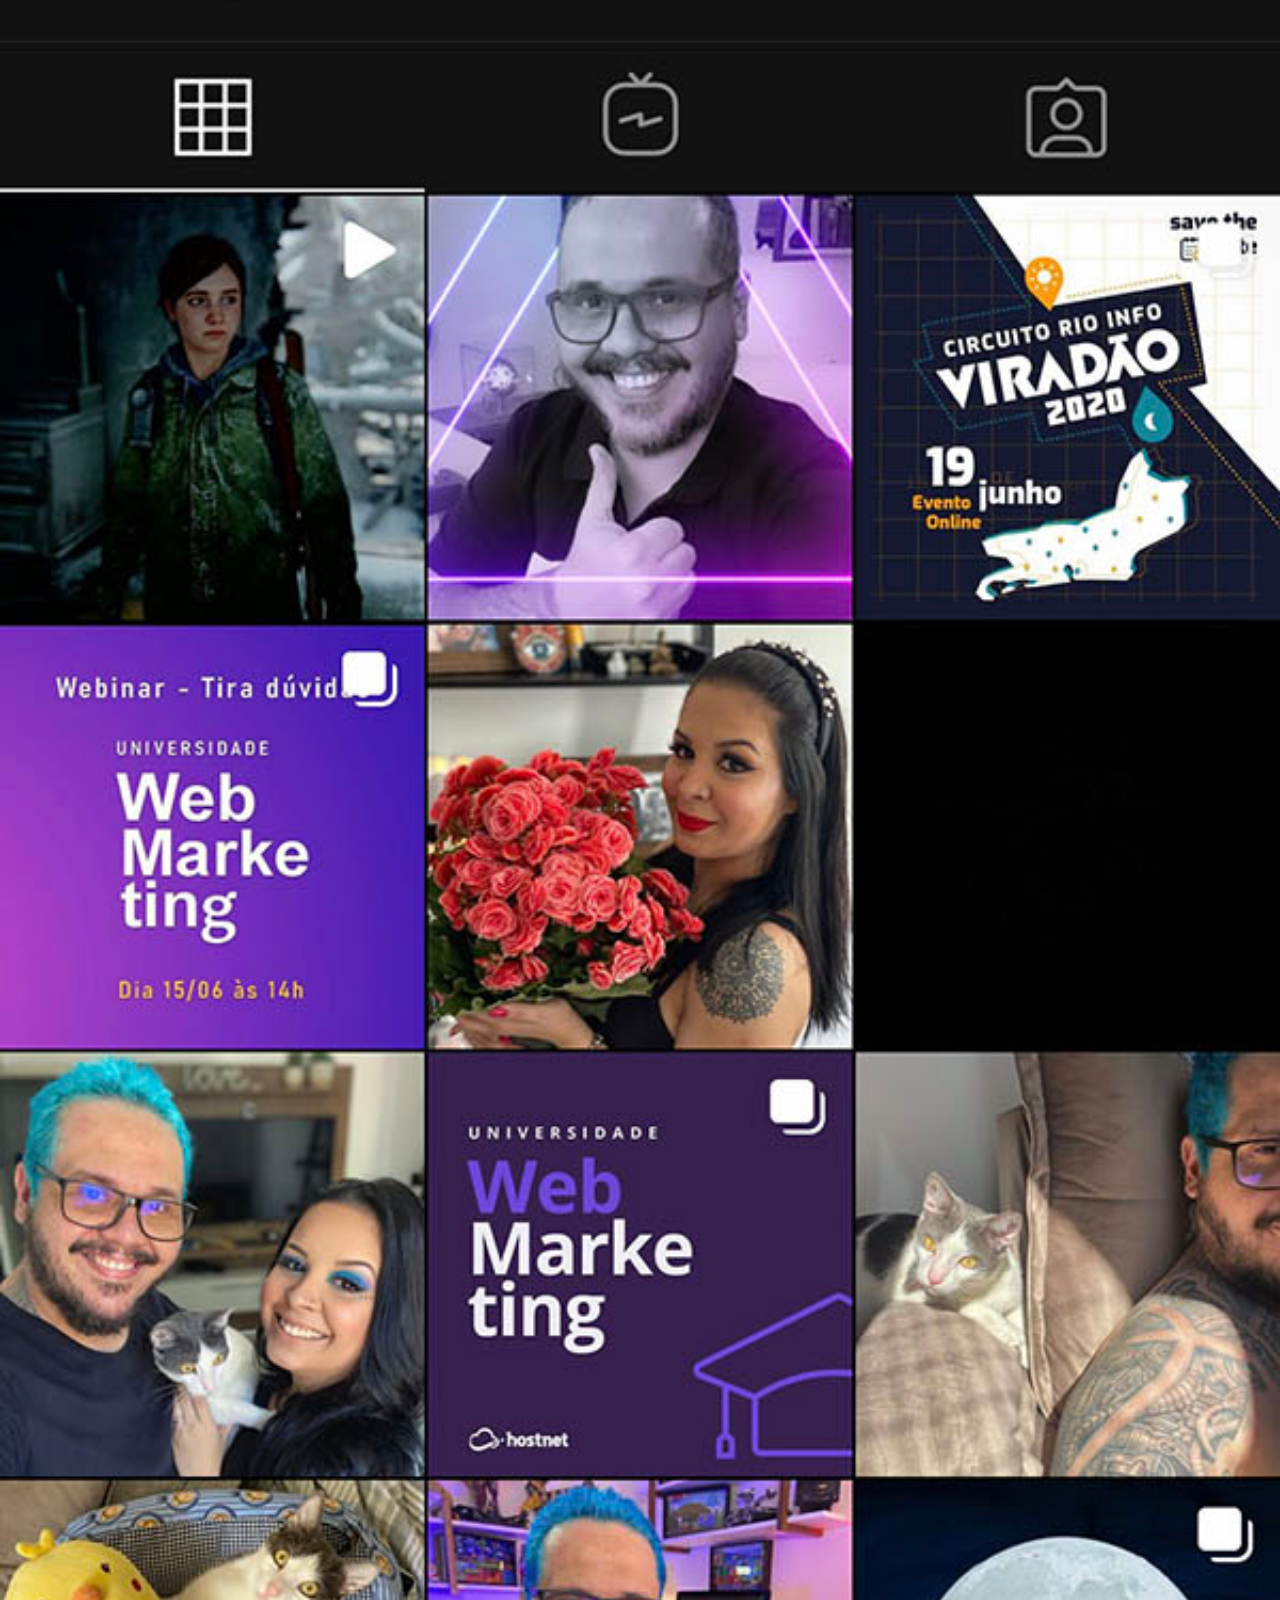
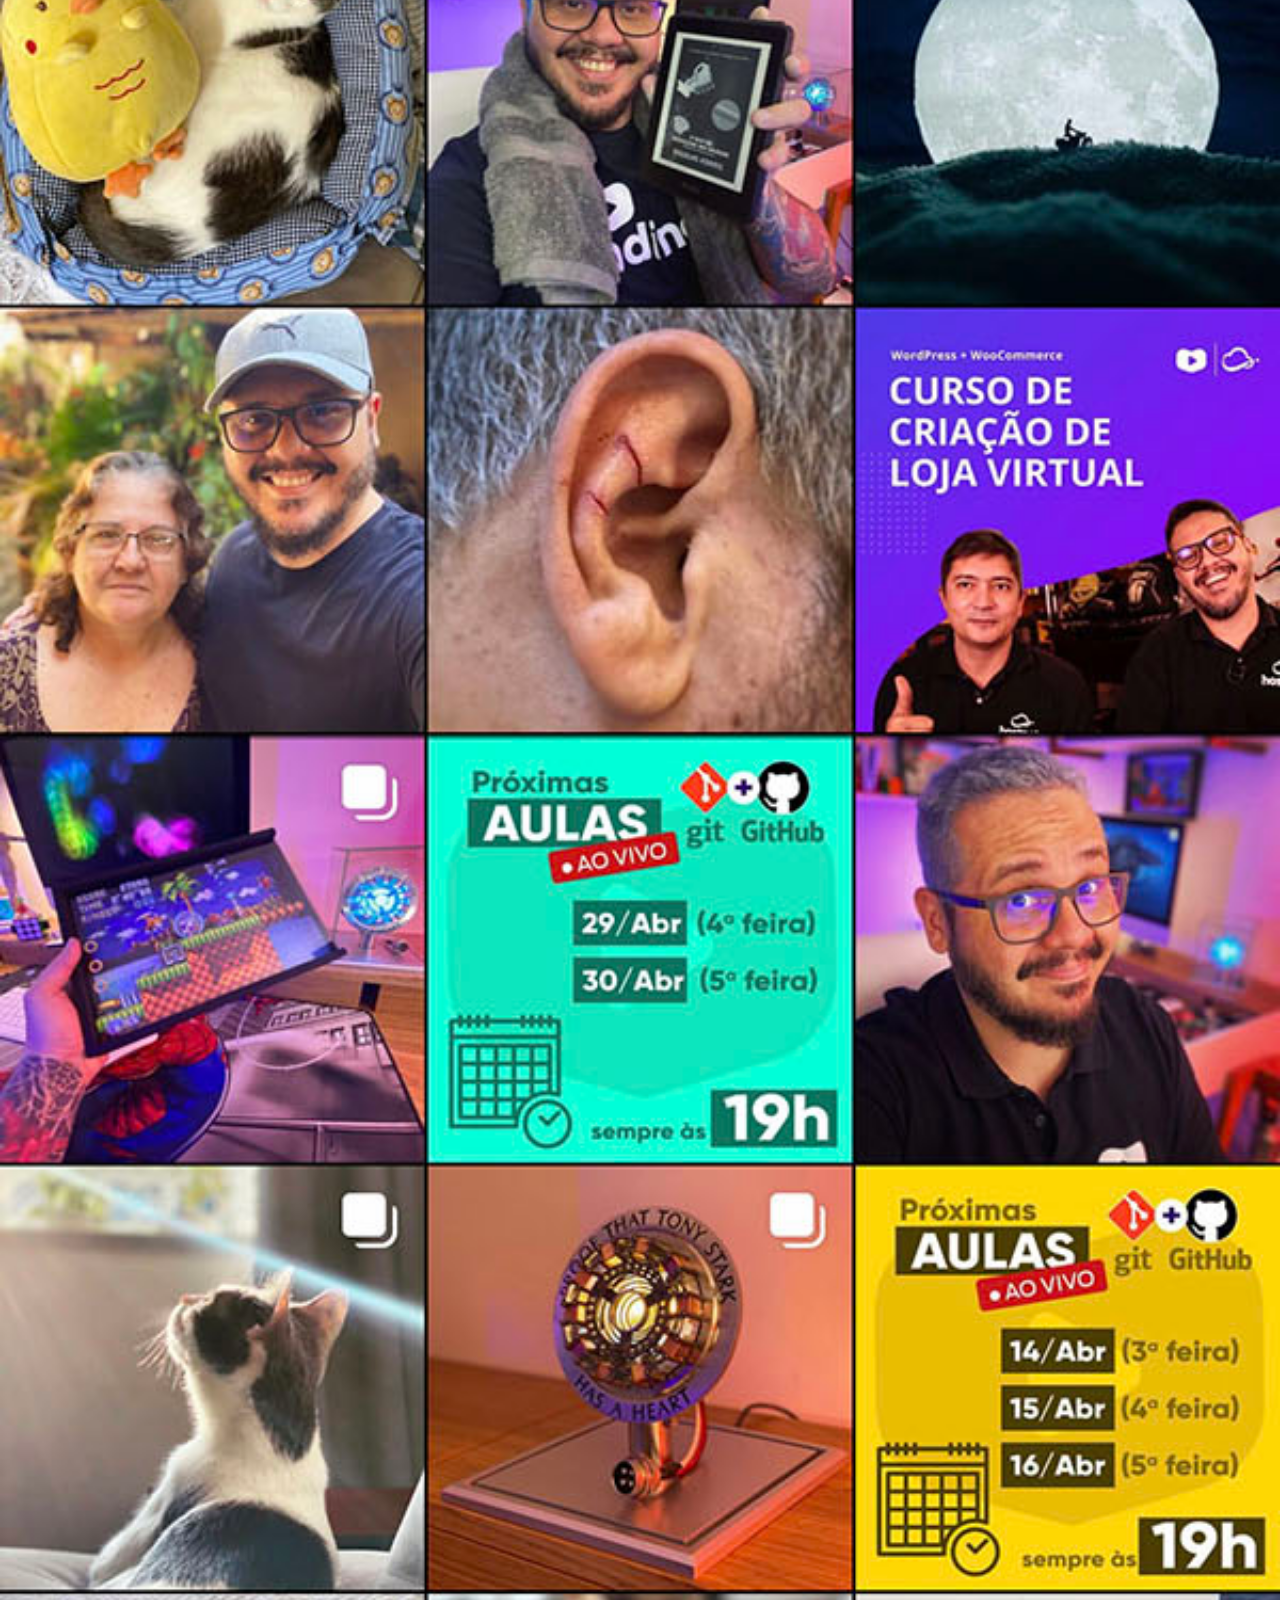
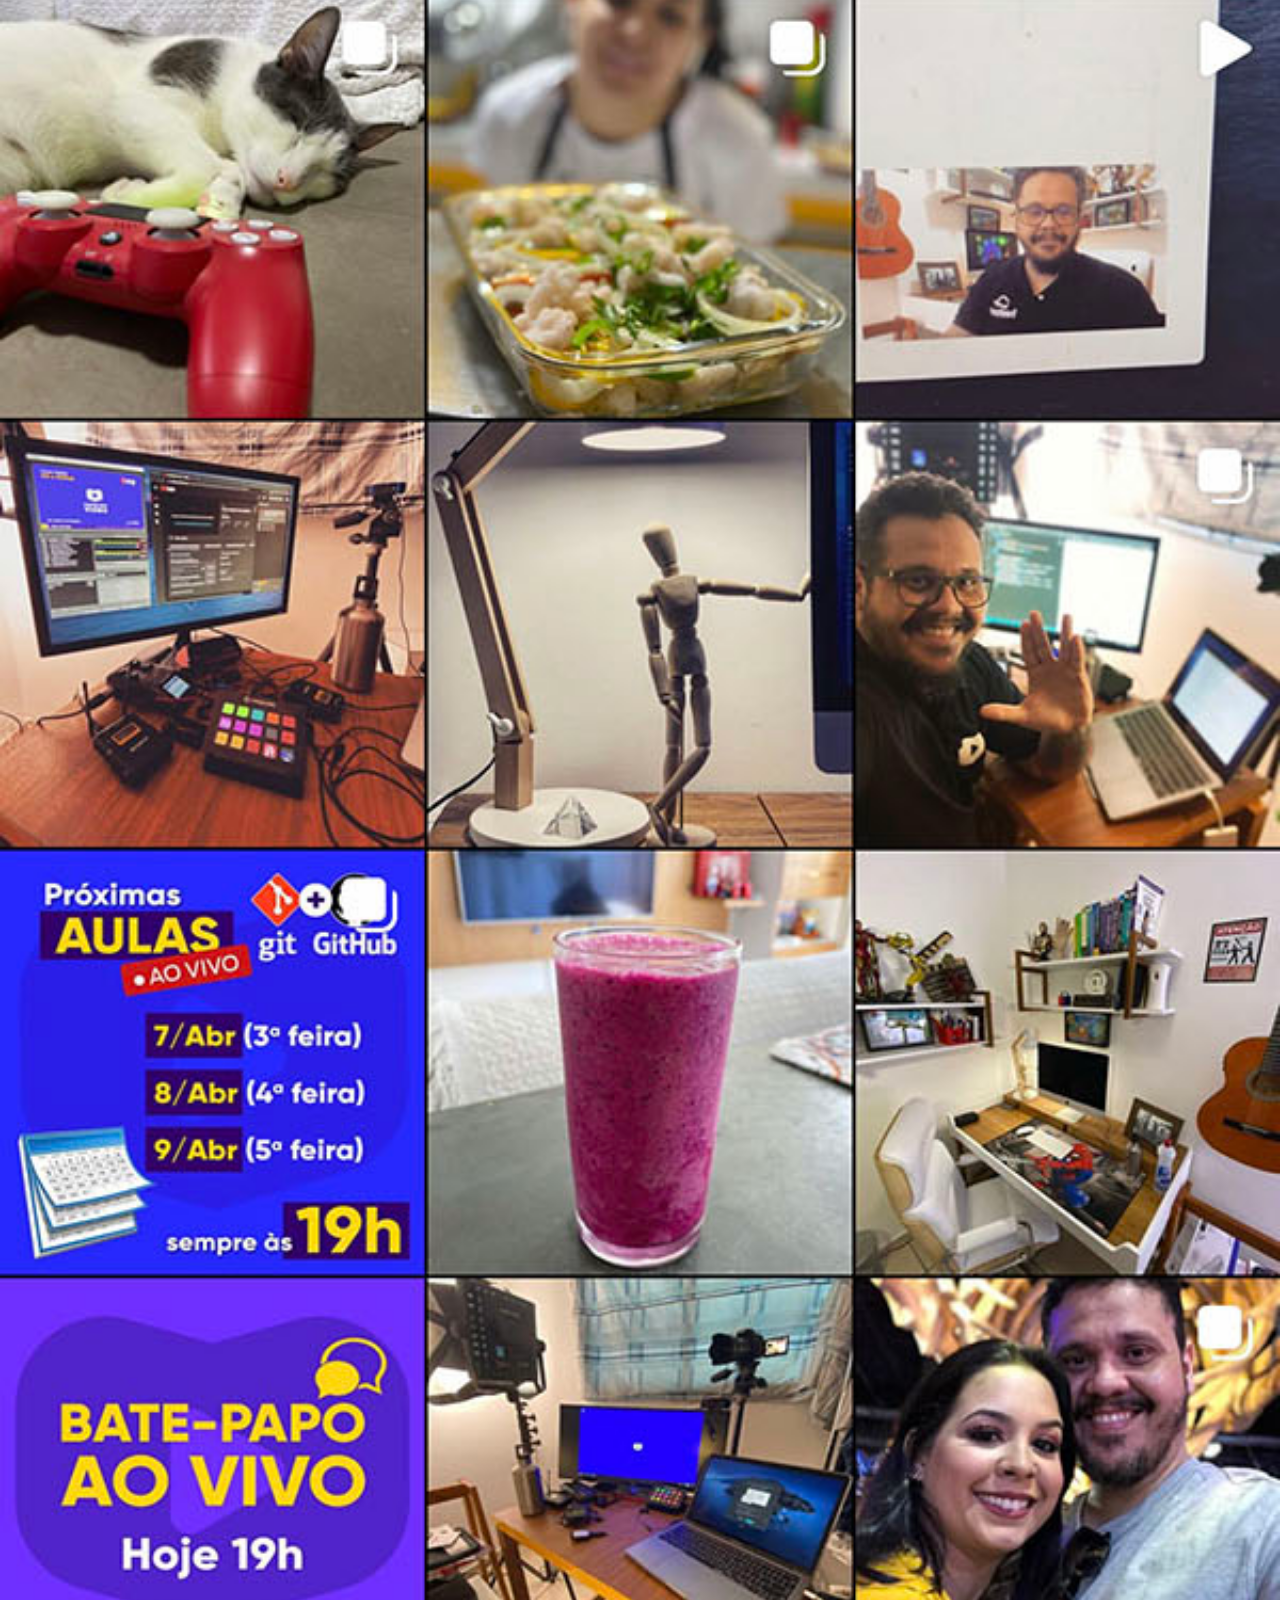
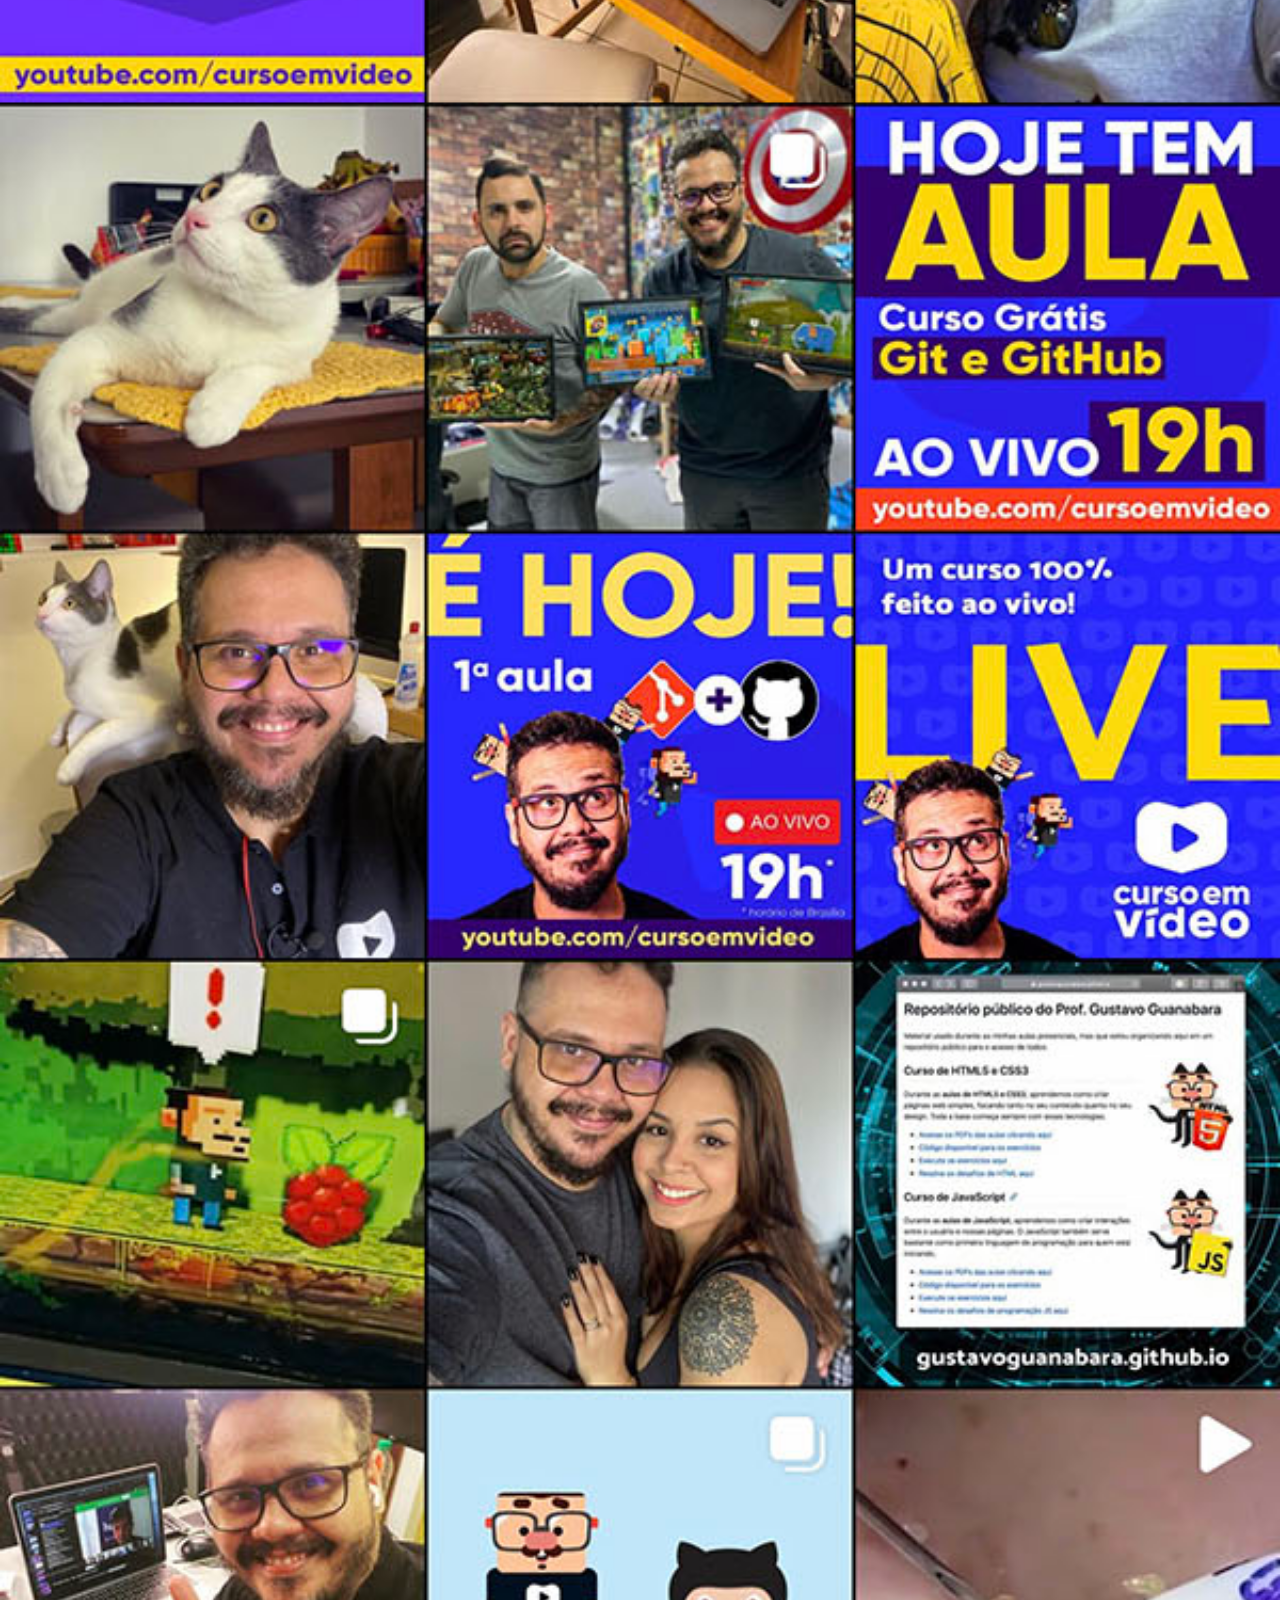
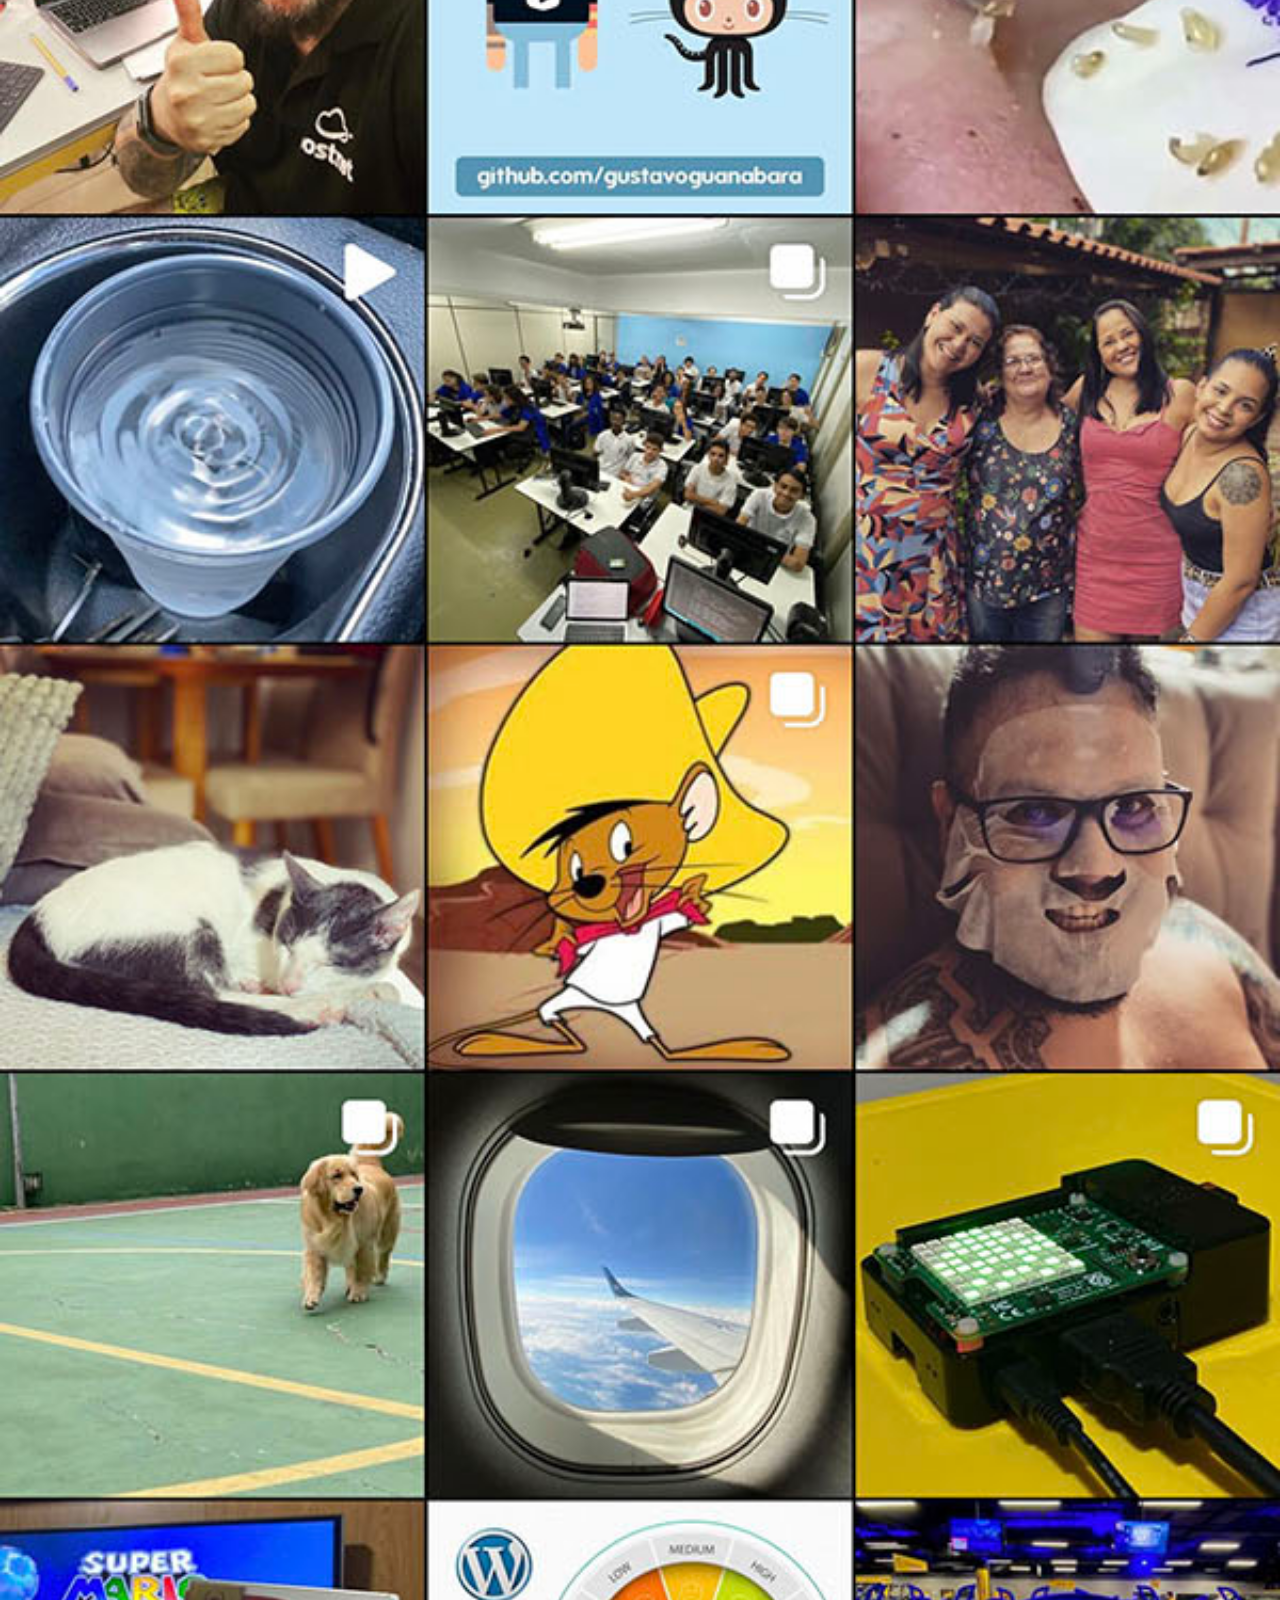
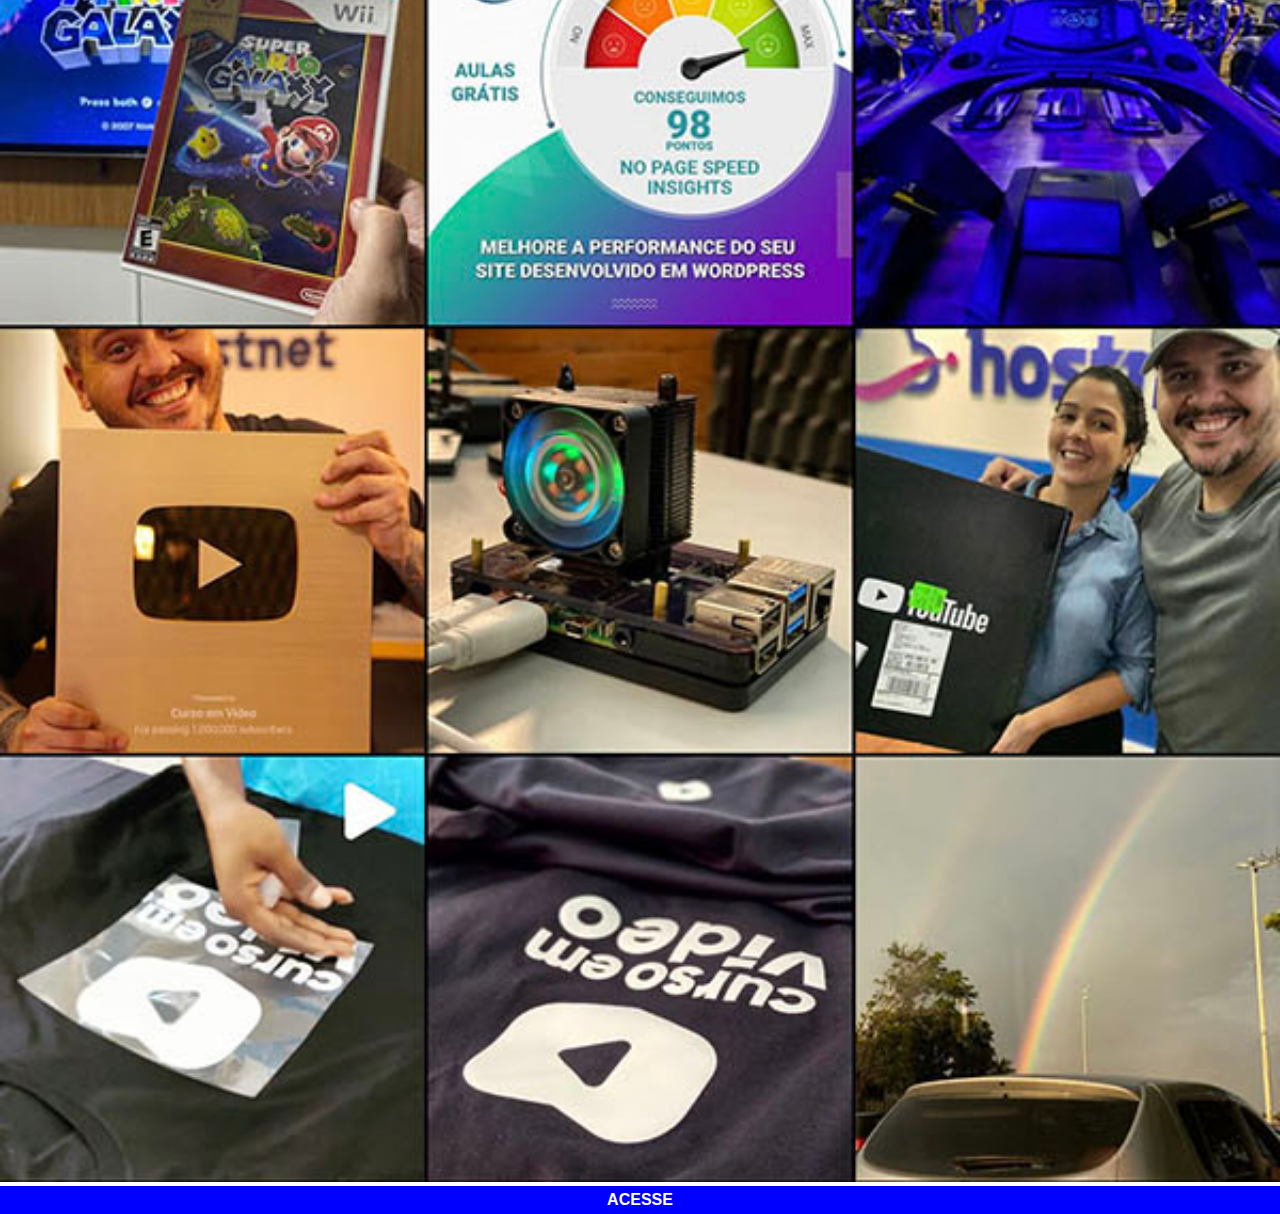
<file: insta.html>
<!DOCTYPE html>
<html lang="pt-br">
<head>
    <meta charset="UTF-8">
    <meta name="viewport" content="width=device-width, initial-scale=1.0">
    <title>facebook</title>
    <style>
        *{
            margin: 0px;
            padding: 0px;
            font-family: Arial, Helvetica, sans-serif;
        }
        ::-webkit-scrollbar {
            width: 0px;
            height: 0px;
        }

        img {
            width: 100vw;
        }

        a {
            display: block;
            background-color: blue;
            color: white;
            font-weight: bold;
            padding: 5px;
            text-align: center;
            text-decoration: none;
        }

        a:hover {
            color: yellow;
        }
    </style>
</head>
<body>
    <img src="imagens/tela-instagram.jpg" alt="instagran">
    <a href="#">ACESSE</a>
</body>
</html>
</file>
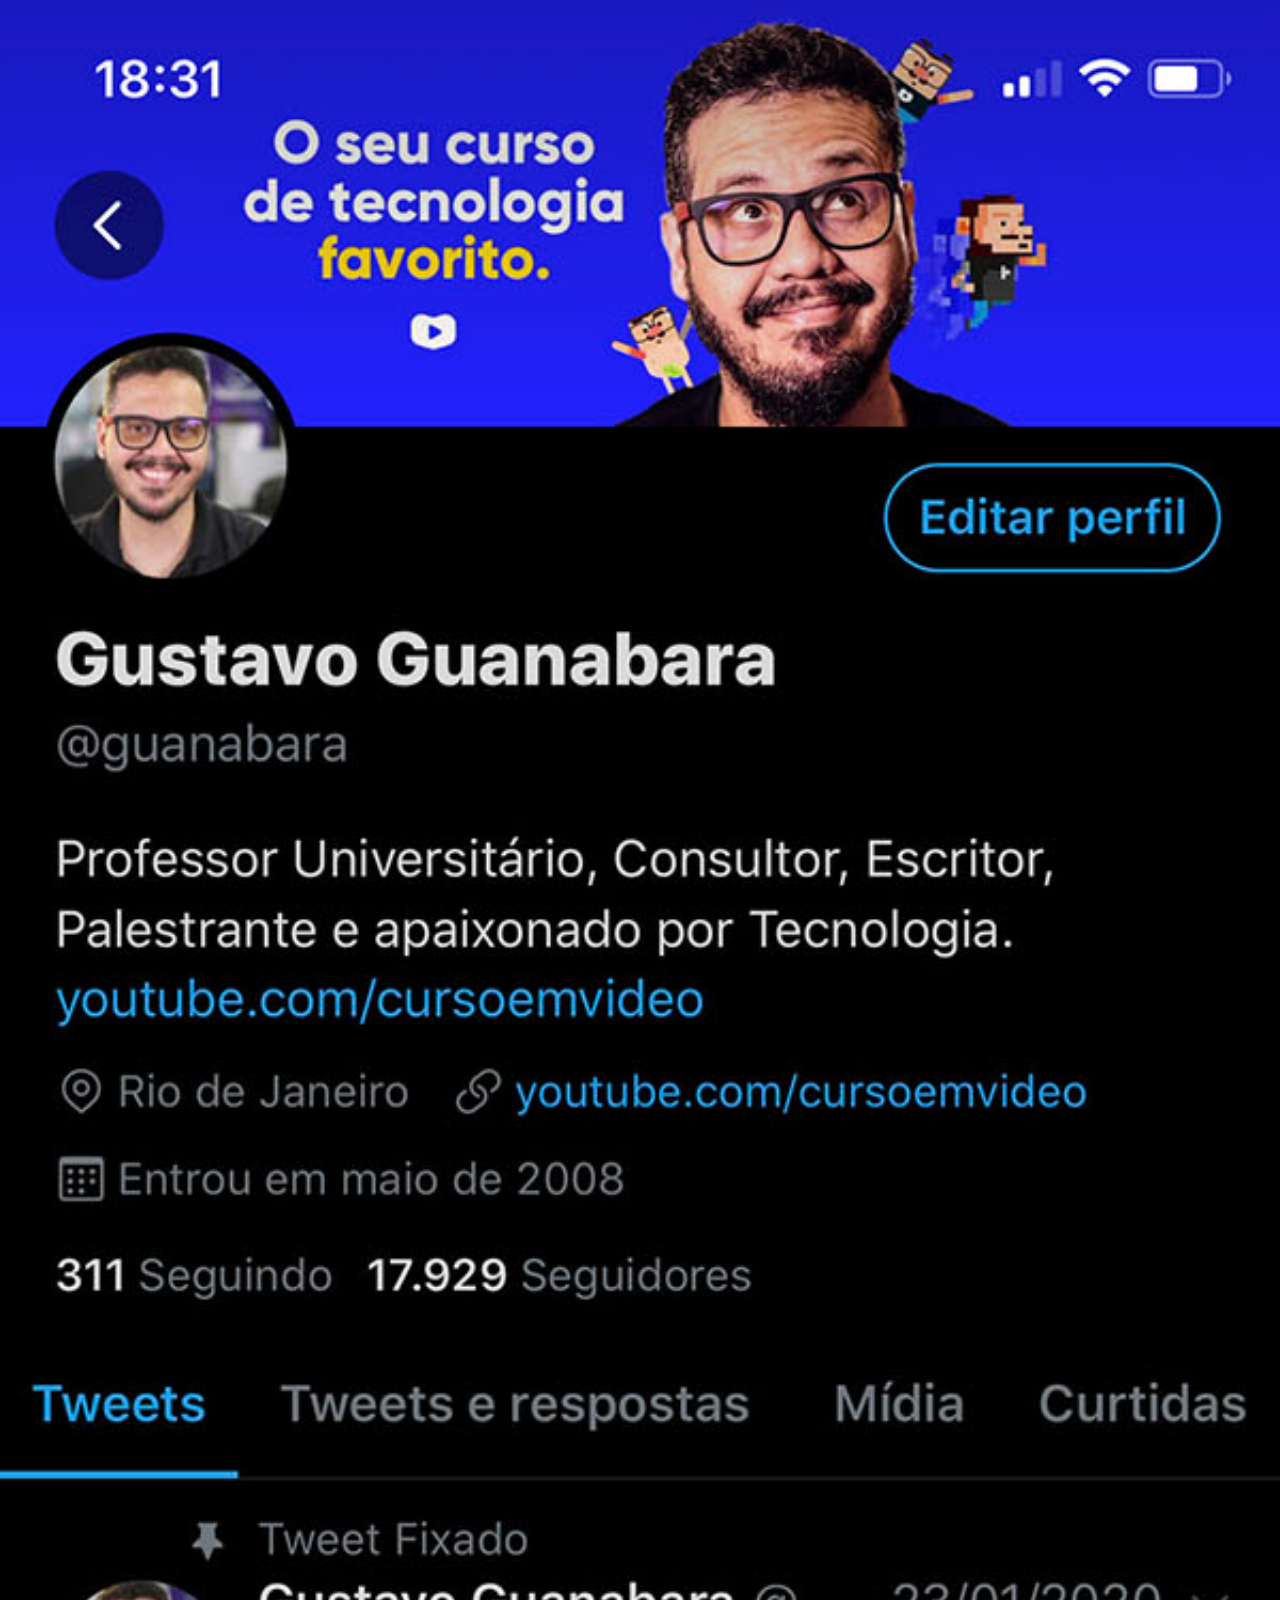
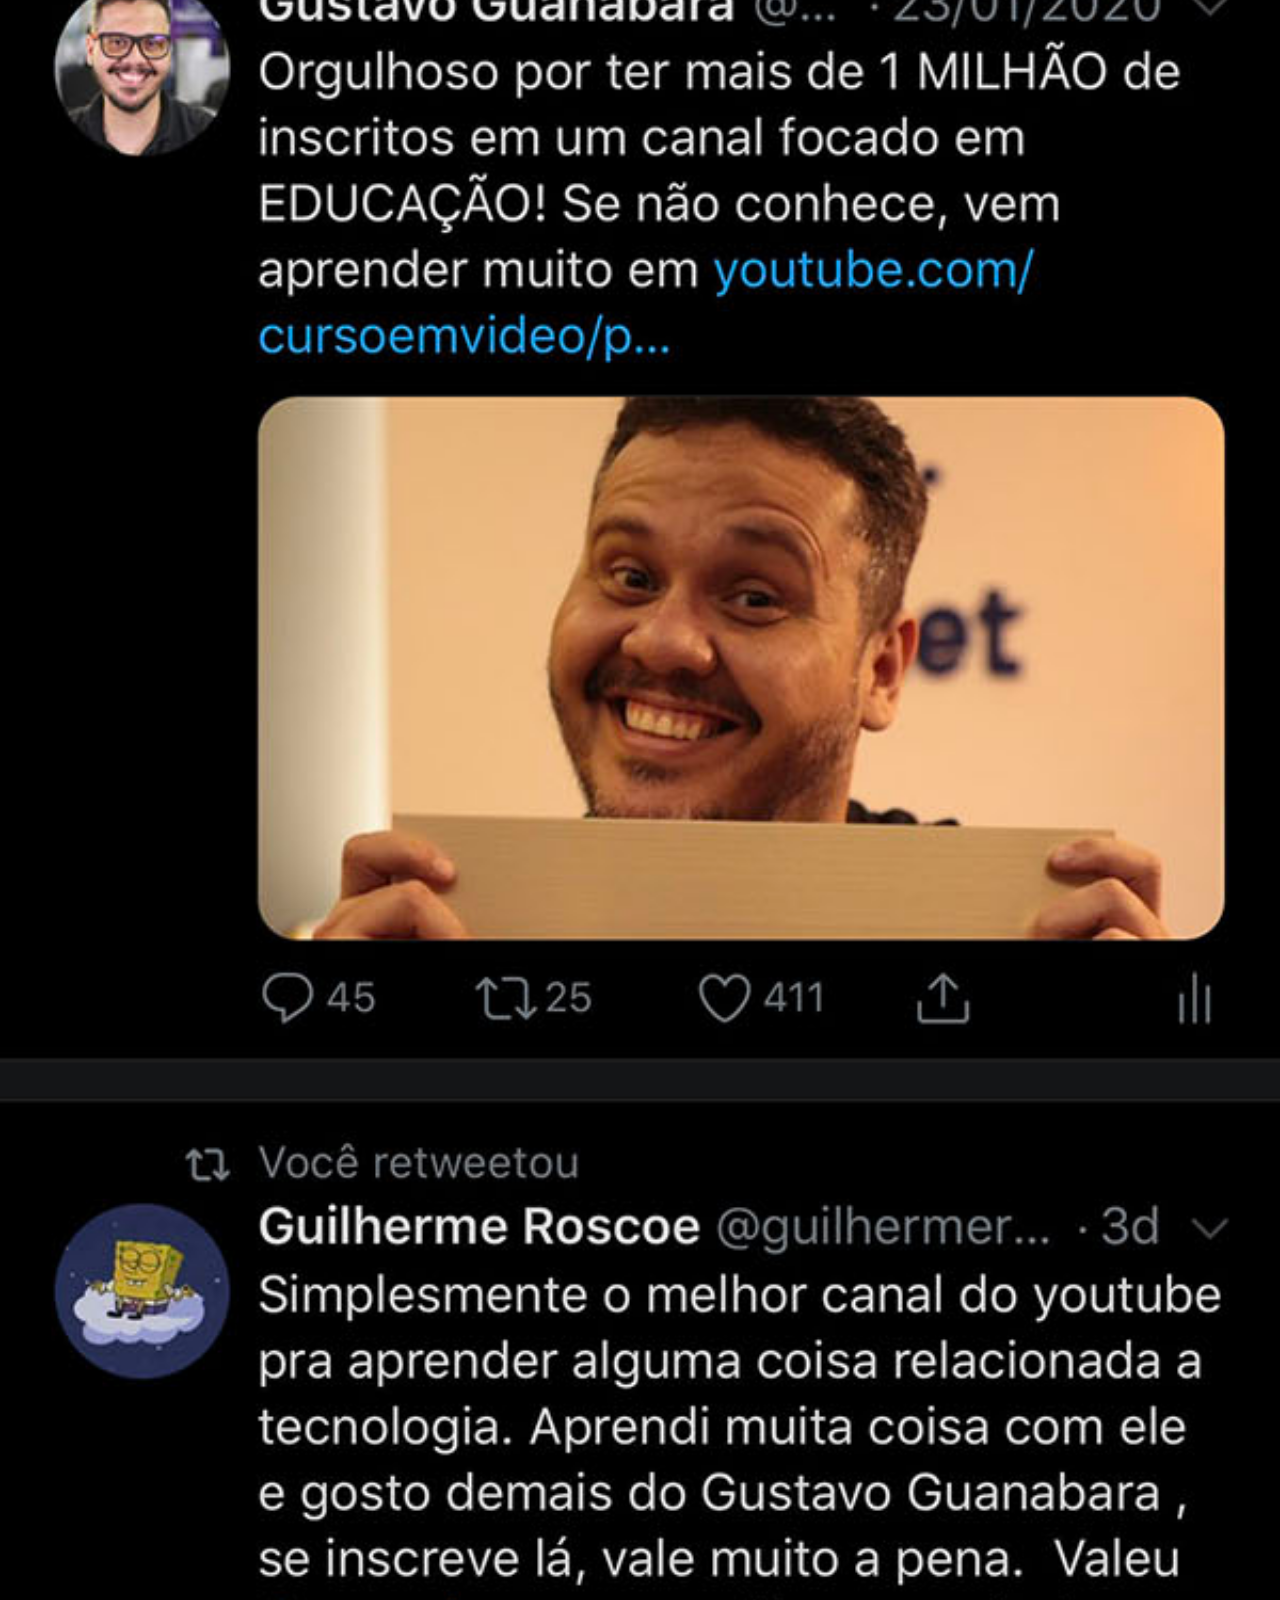
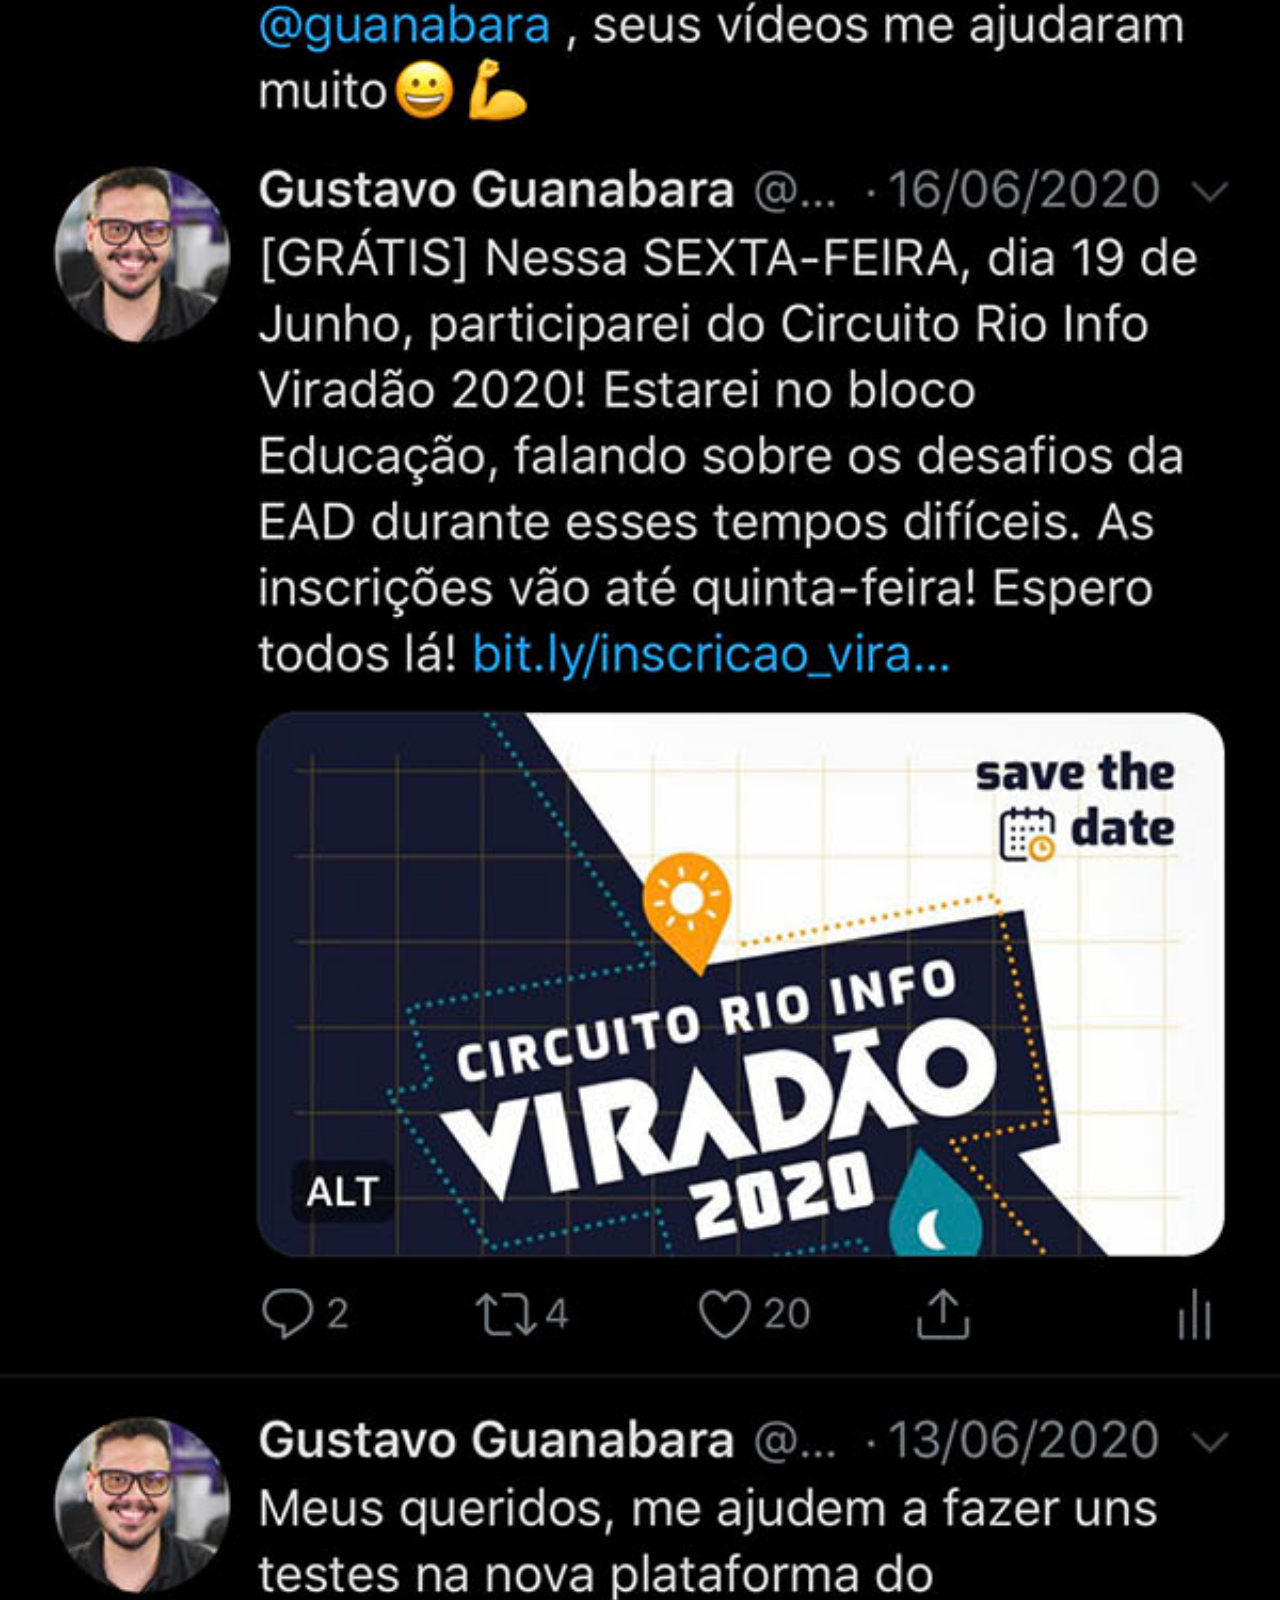
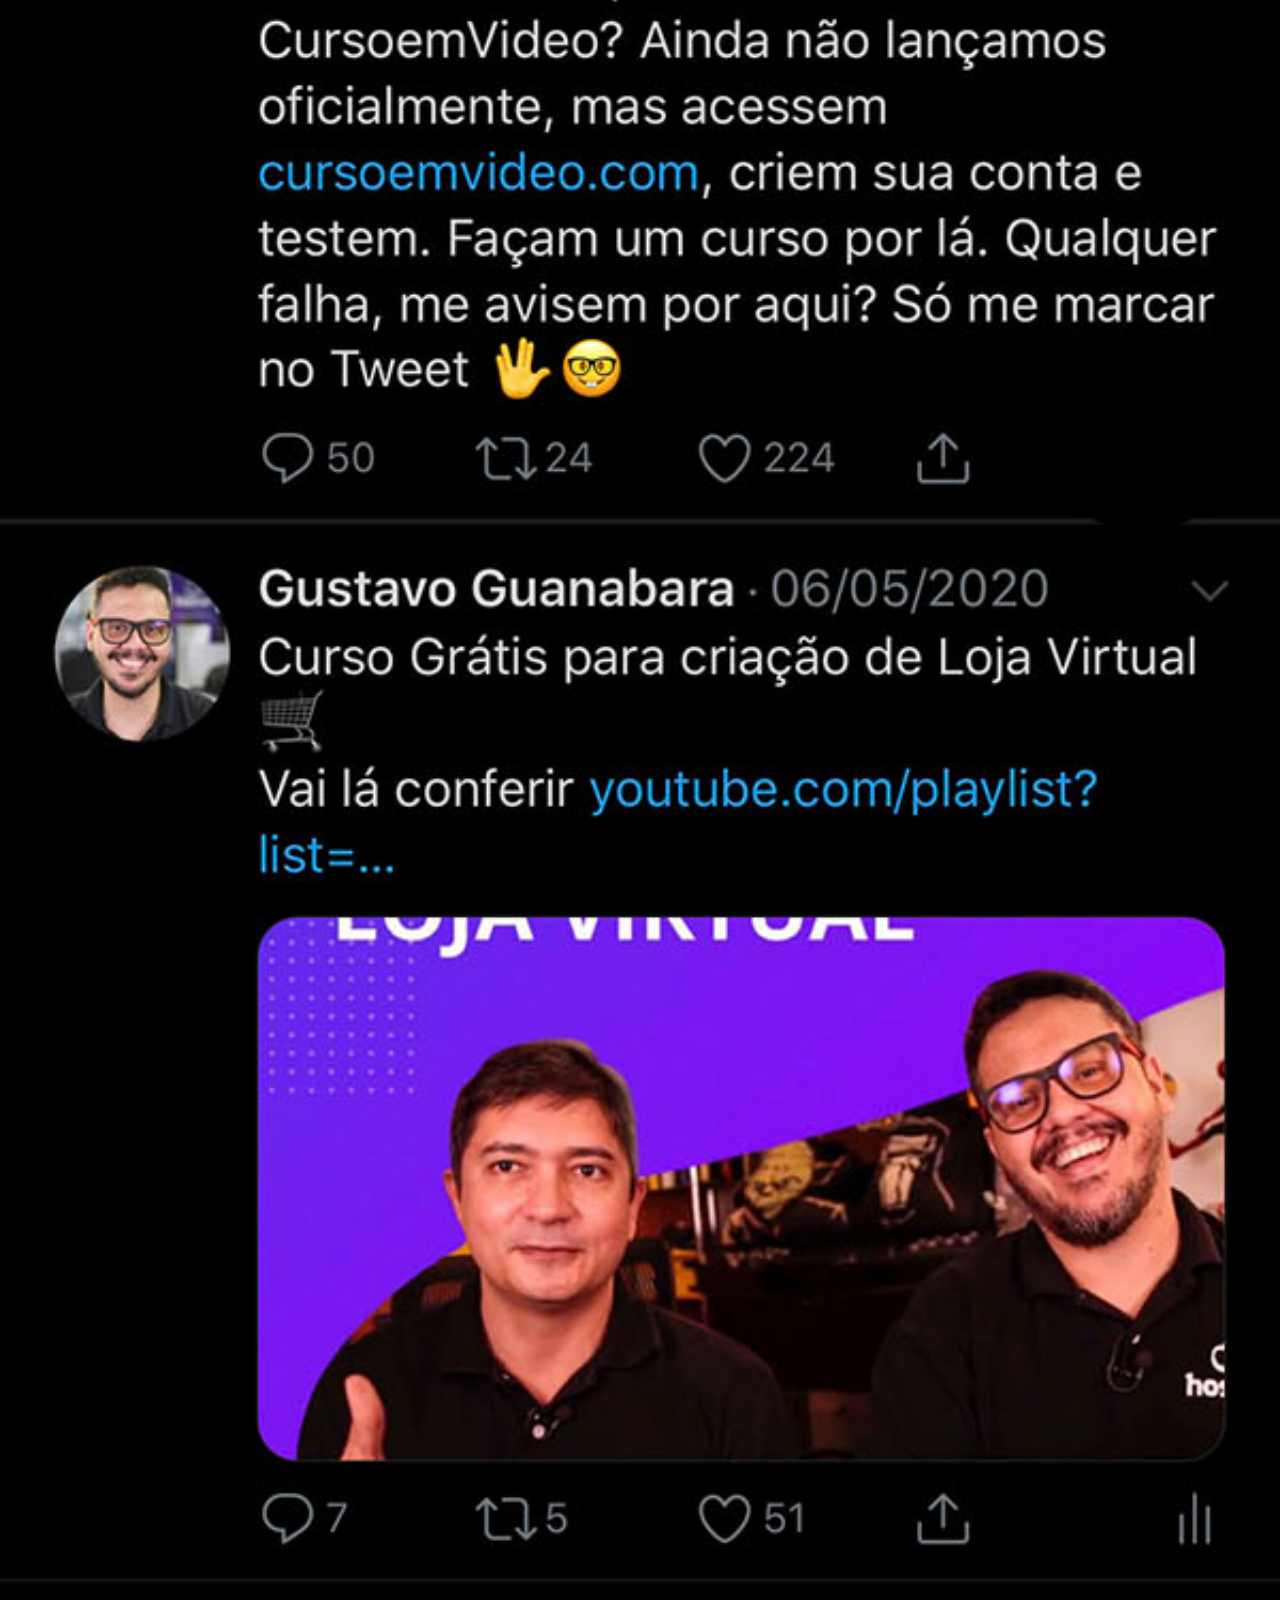
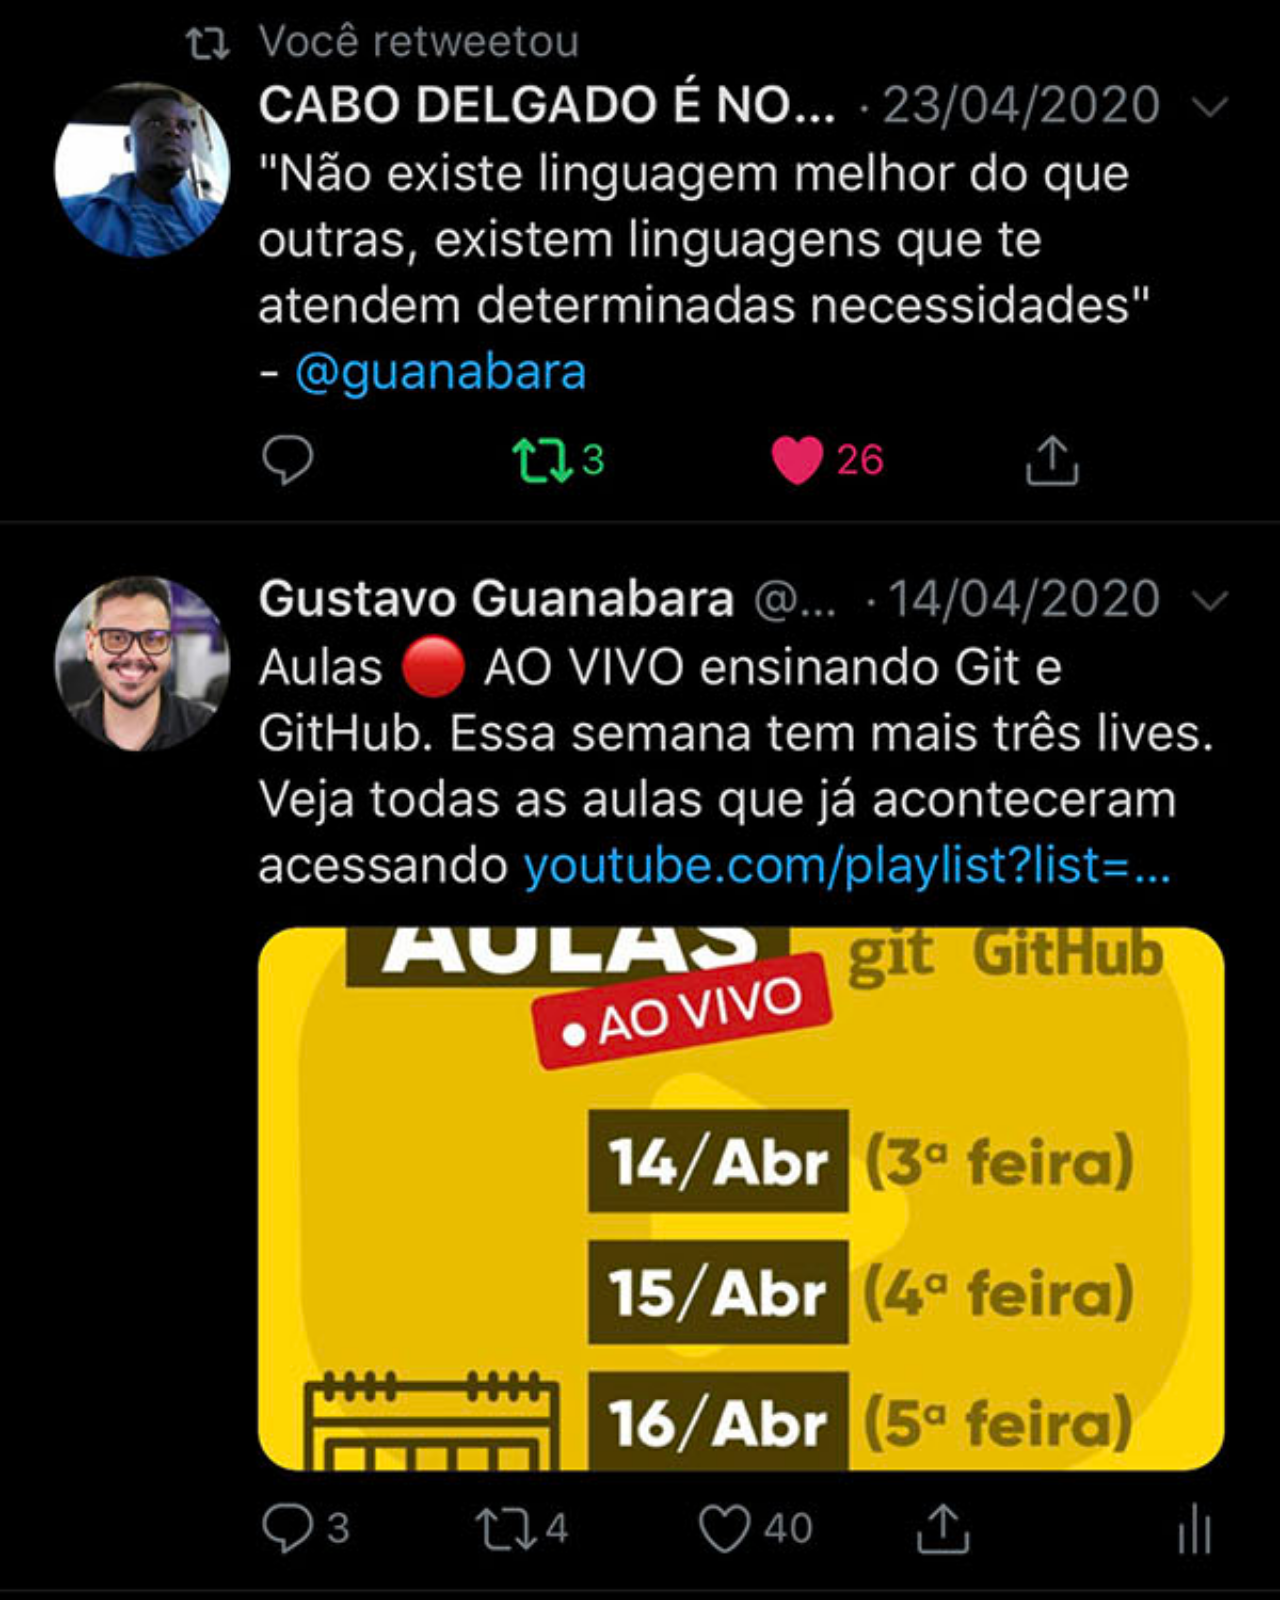
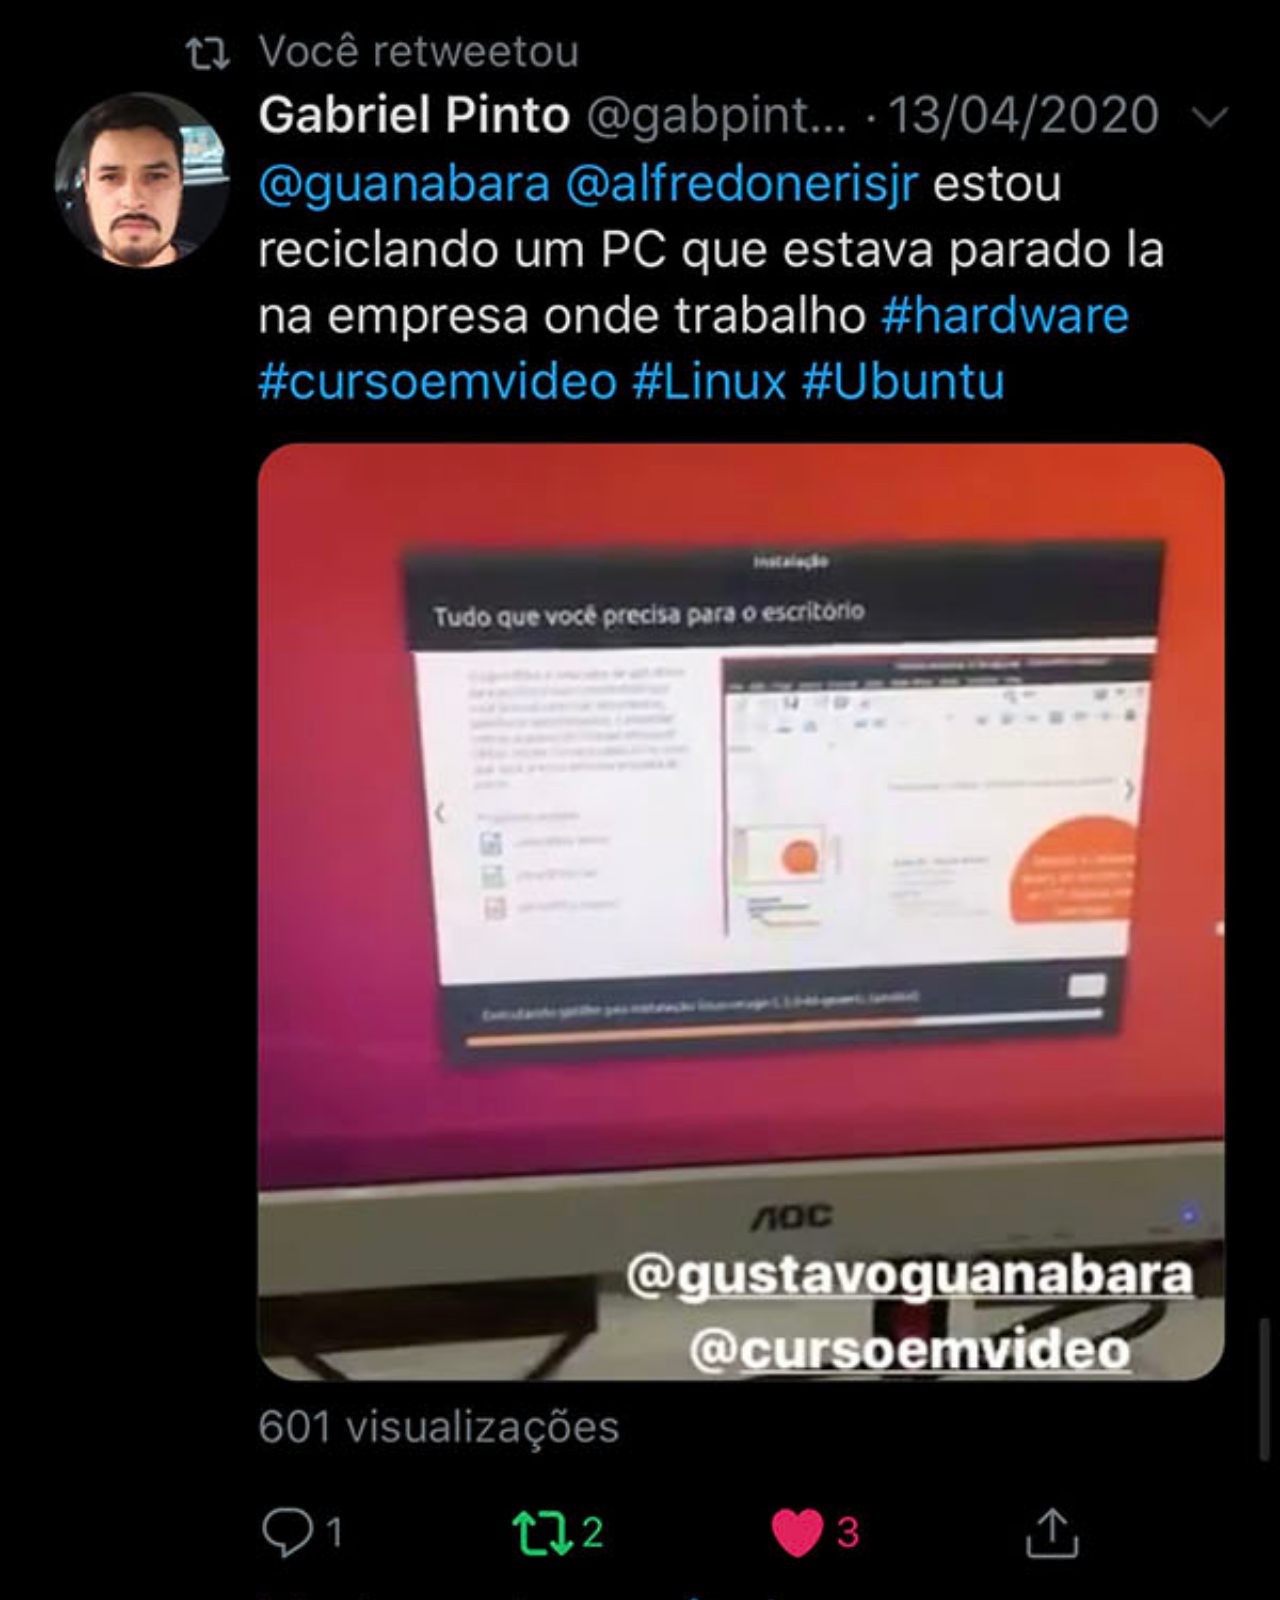
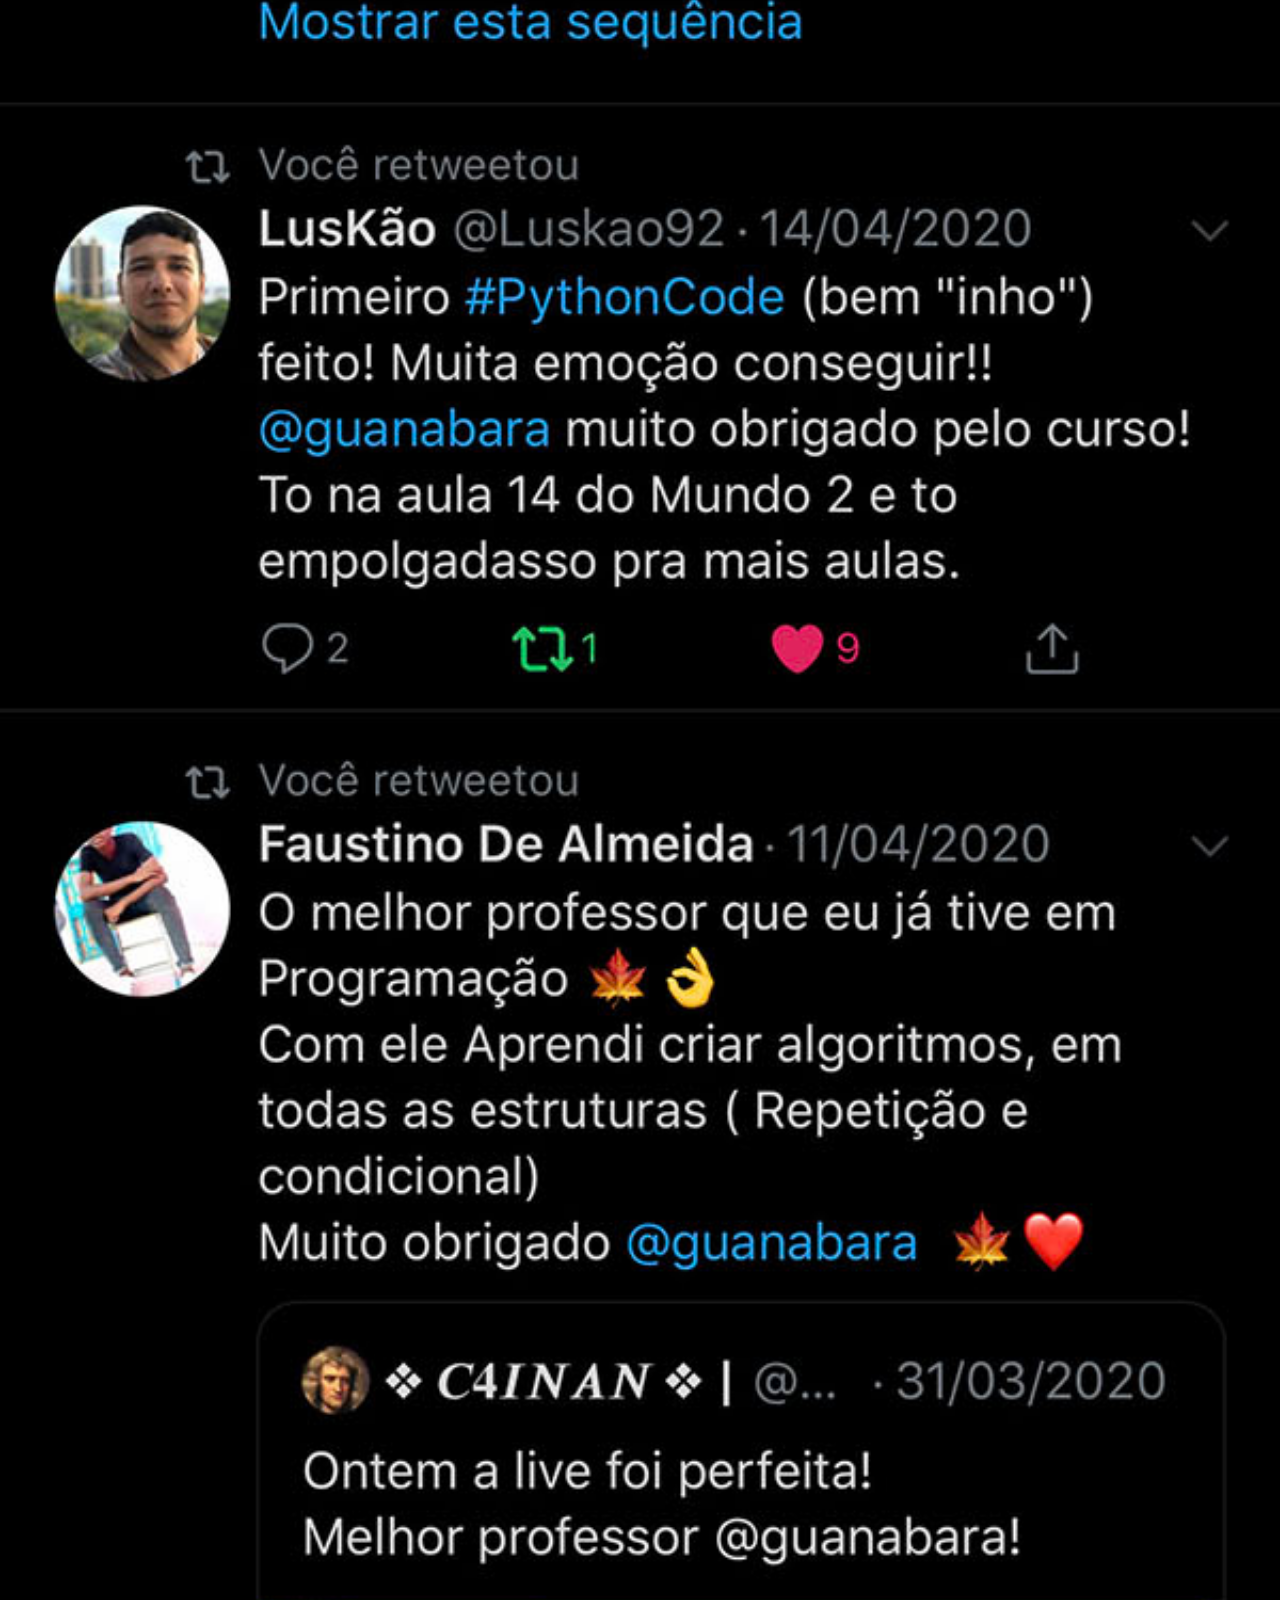
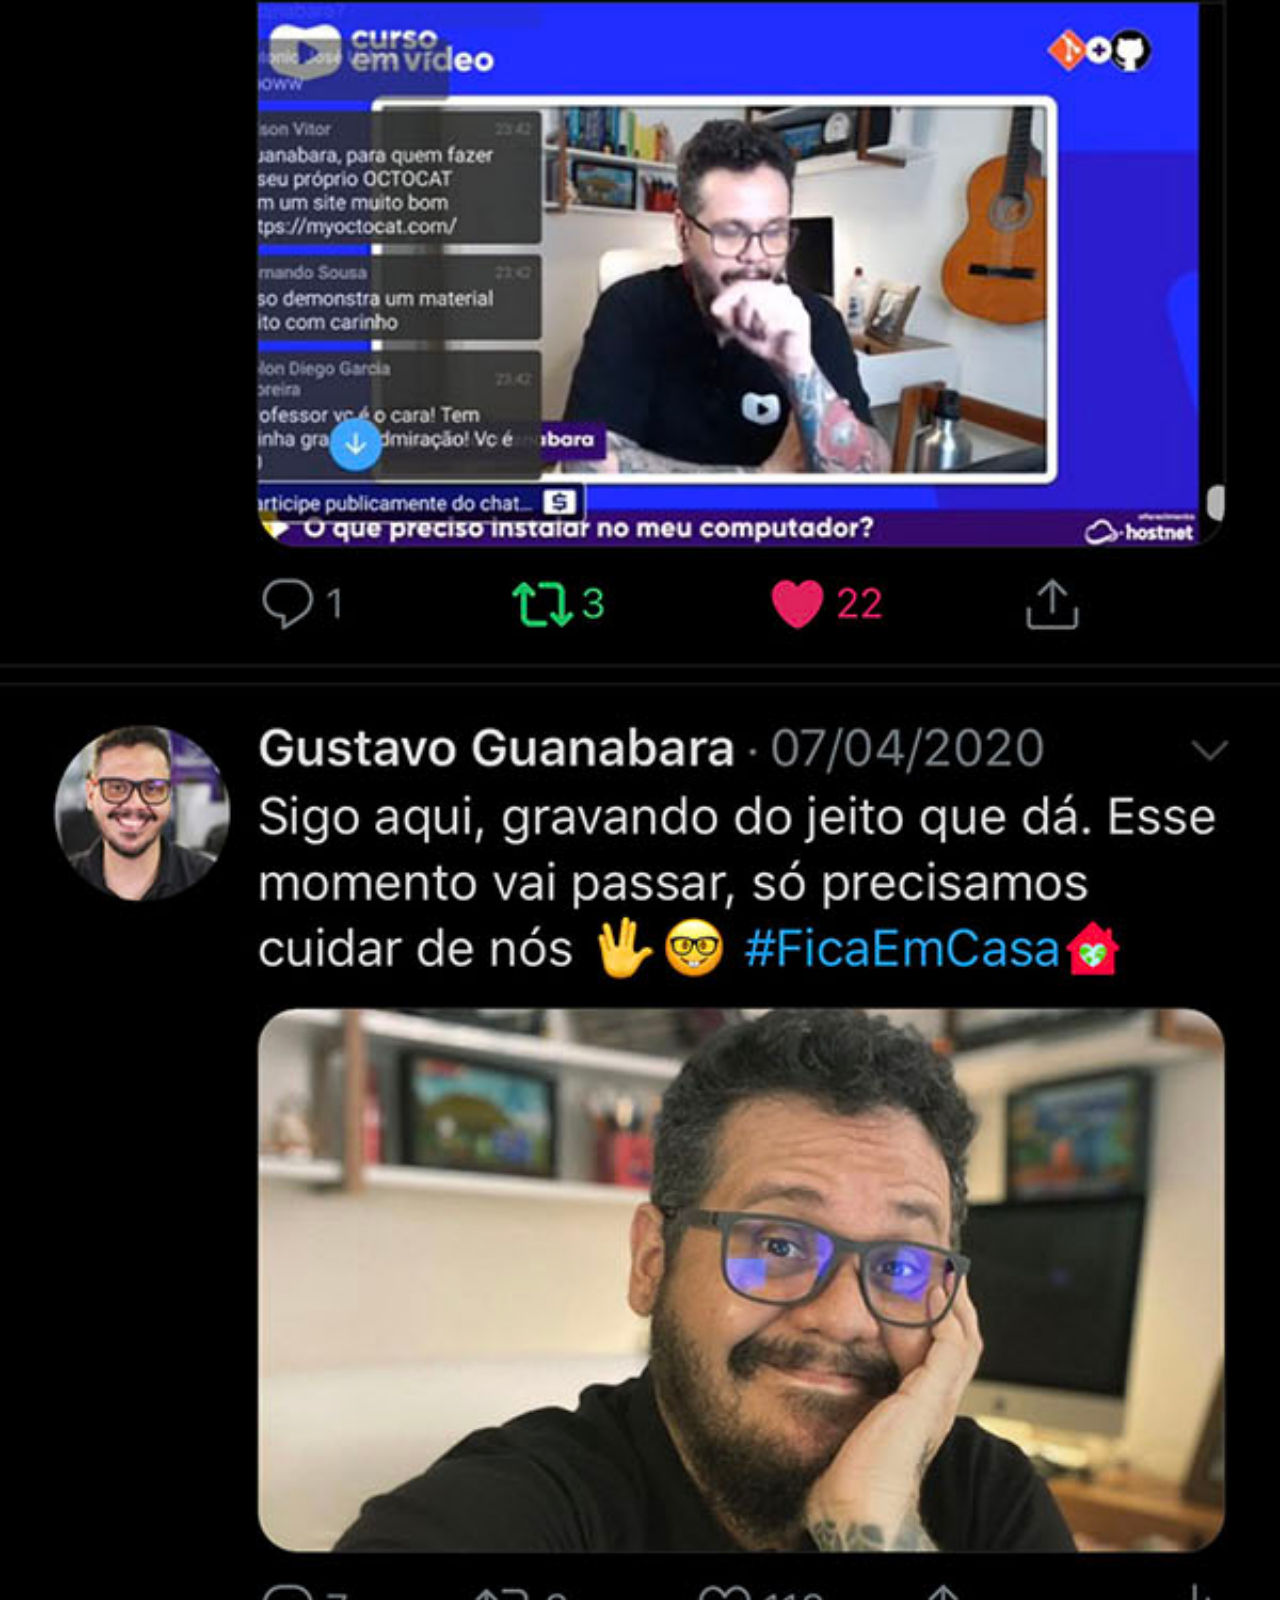
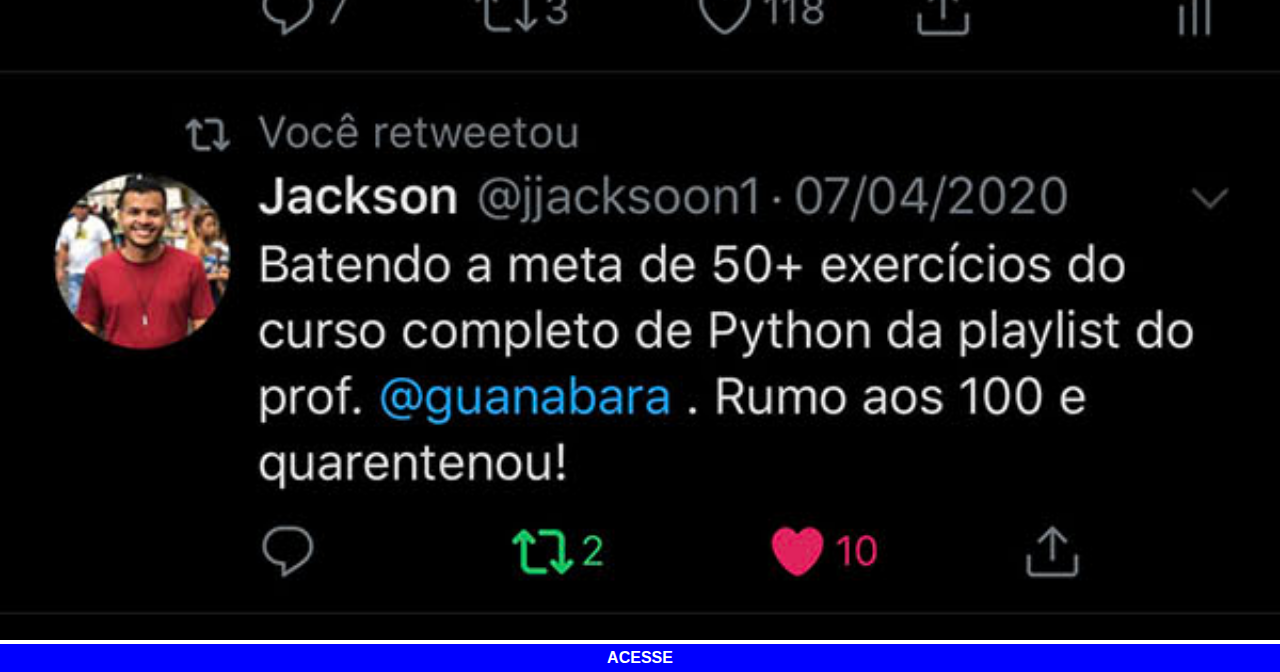
<file: x.html>
<!DOCTYPE html>
<html lang="pt-br">
<head>
    <meta charset="UTF-8">
    <meta name="viewport" content="width=device-width, initial-scale=1.0">
    <title>facebook</title>
    <style>
        *{
            margin: 0px;
            padding: 0px;
            font-family: Arial, Helvetica, sans-serif;
        }
        ::-webkit-scrollbar {
            width: 0px;
            height: 0px;
        }

        img {
            width: 100vw;
        }

        a {
            display: block;
            background-color: blue;
            color: white;
            font-weight: bold;
            padding: 5px;
            text-align: center;
            text-decoration: none;
        }

        a:hover {
            color: yellow;
        }
    </style>
</head>
<body>
    <img src="imagens/tela-twitter.jpg" alt="twitter">
    <a href="#">ACESSE</a>
</body>
</html>
</file>
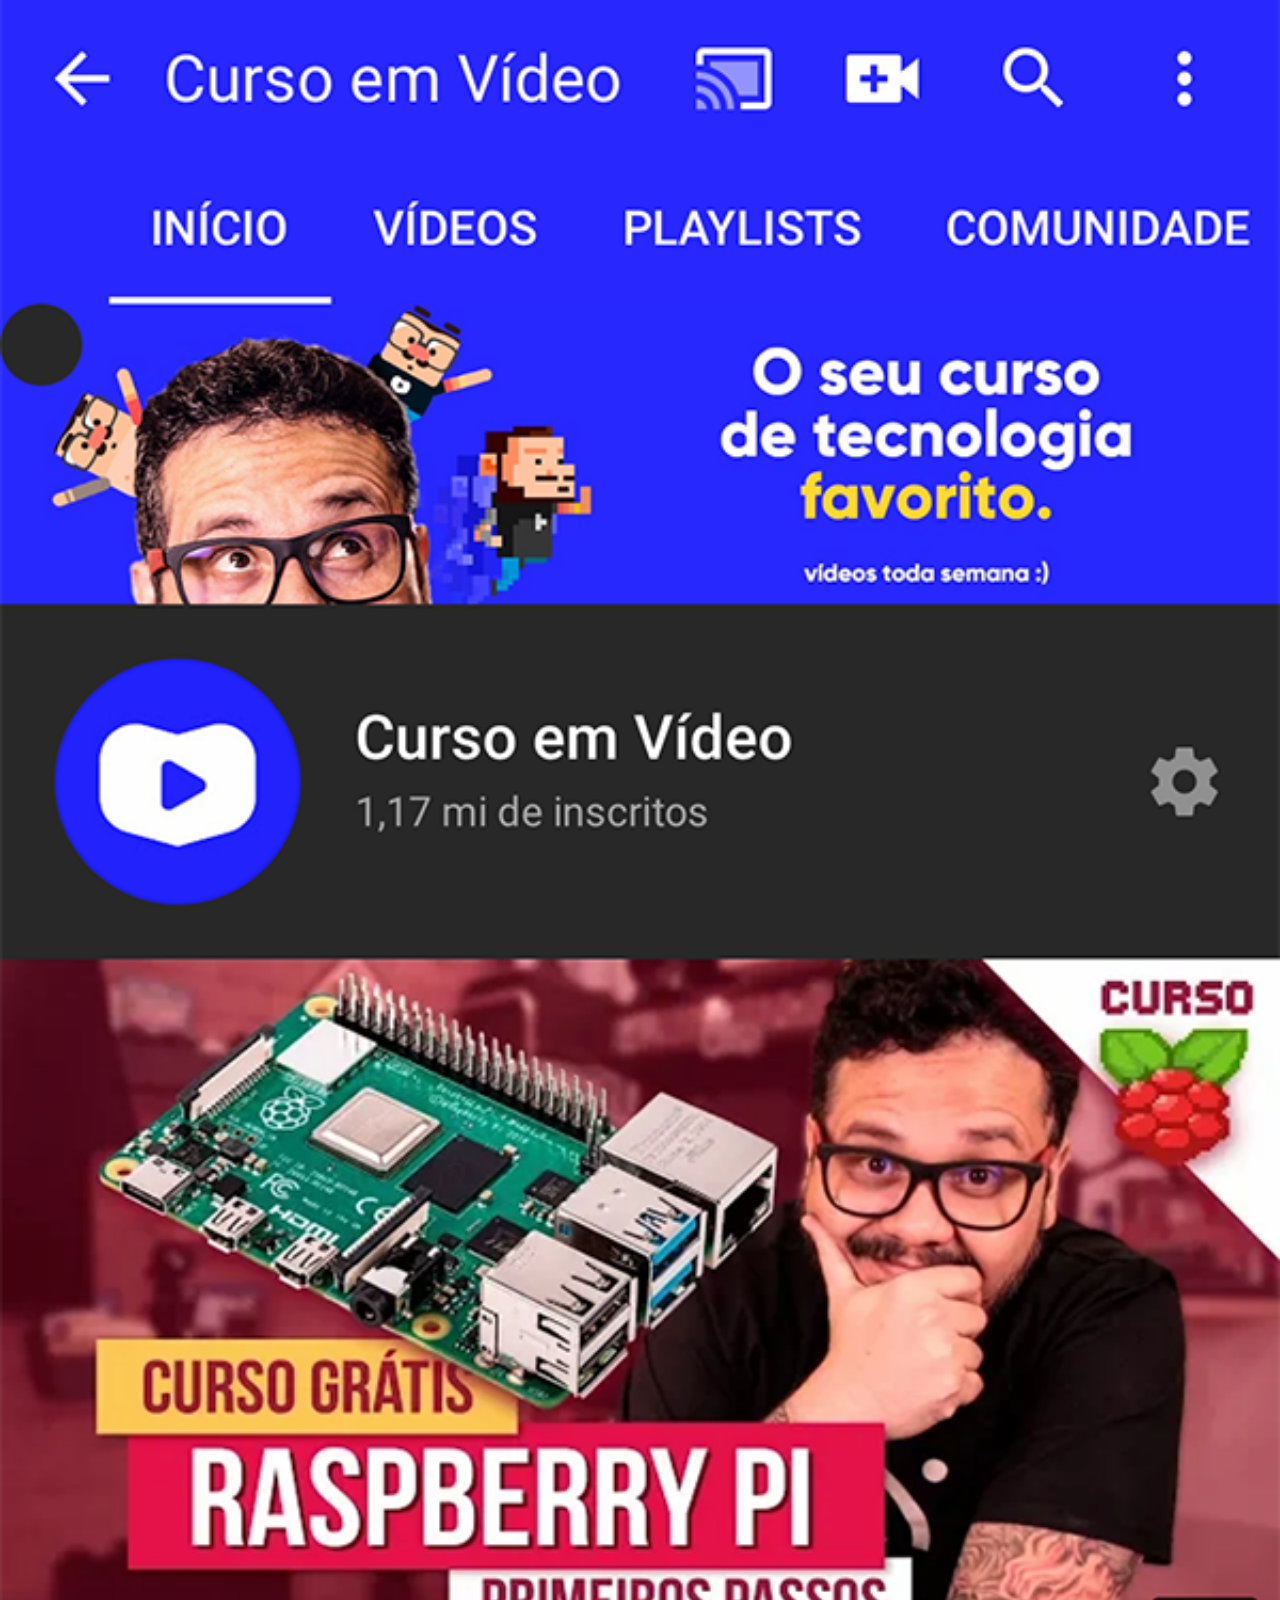
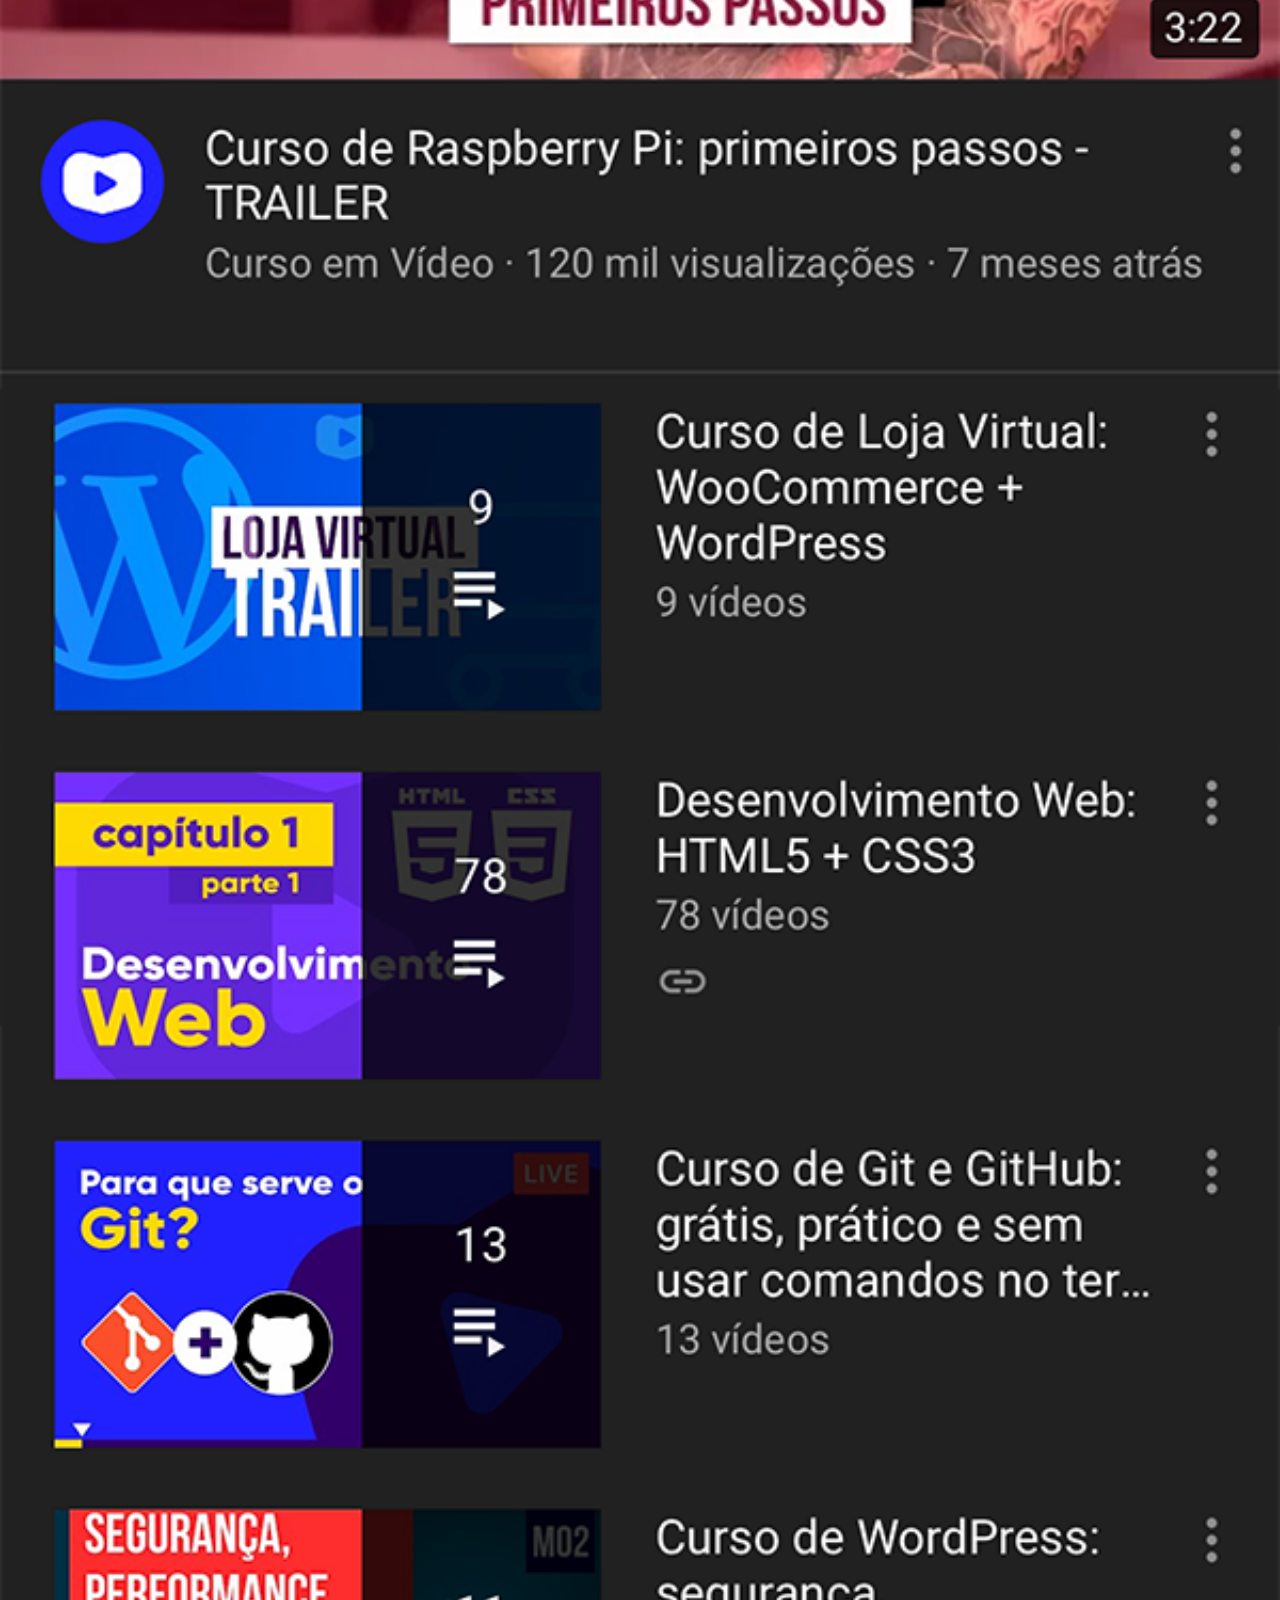
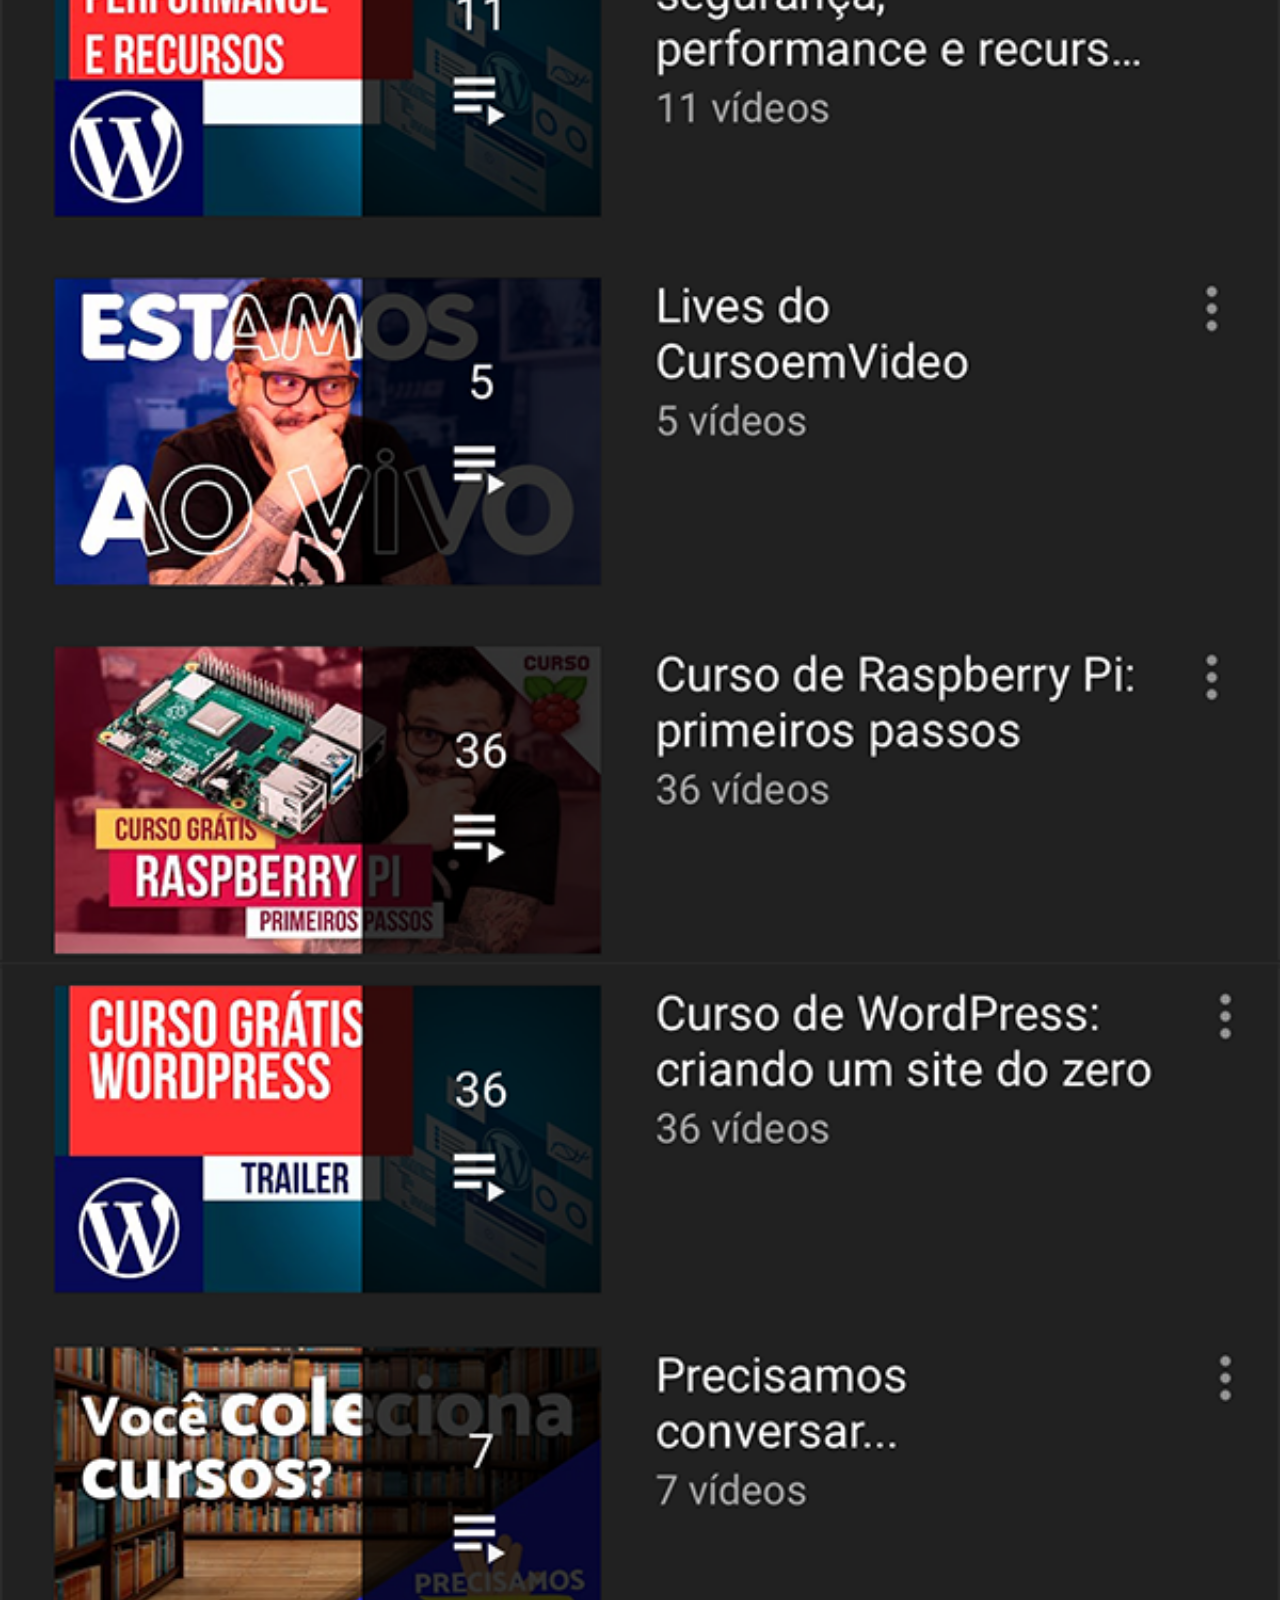
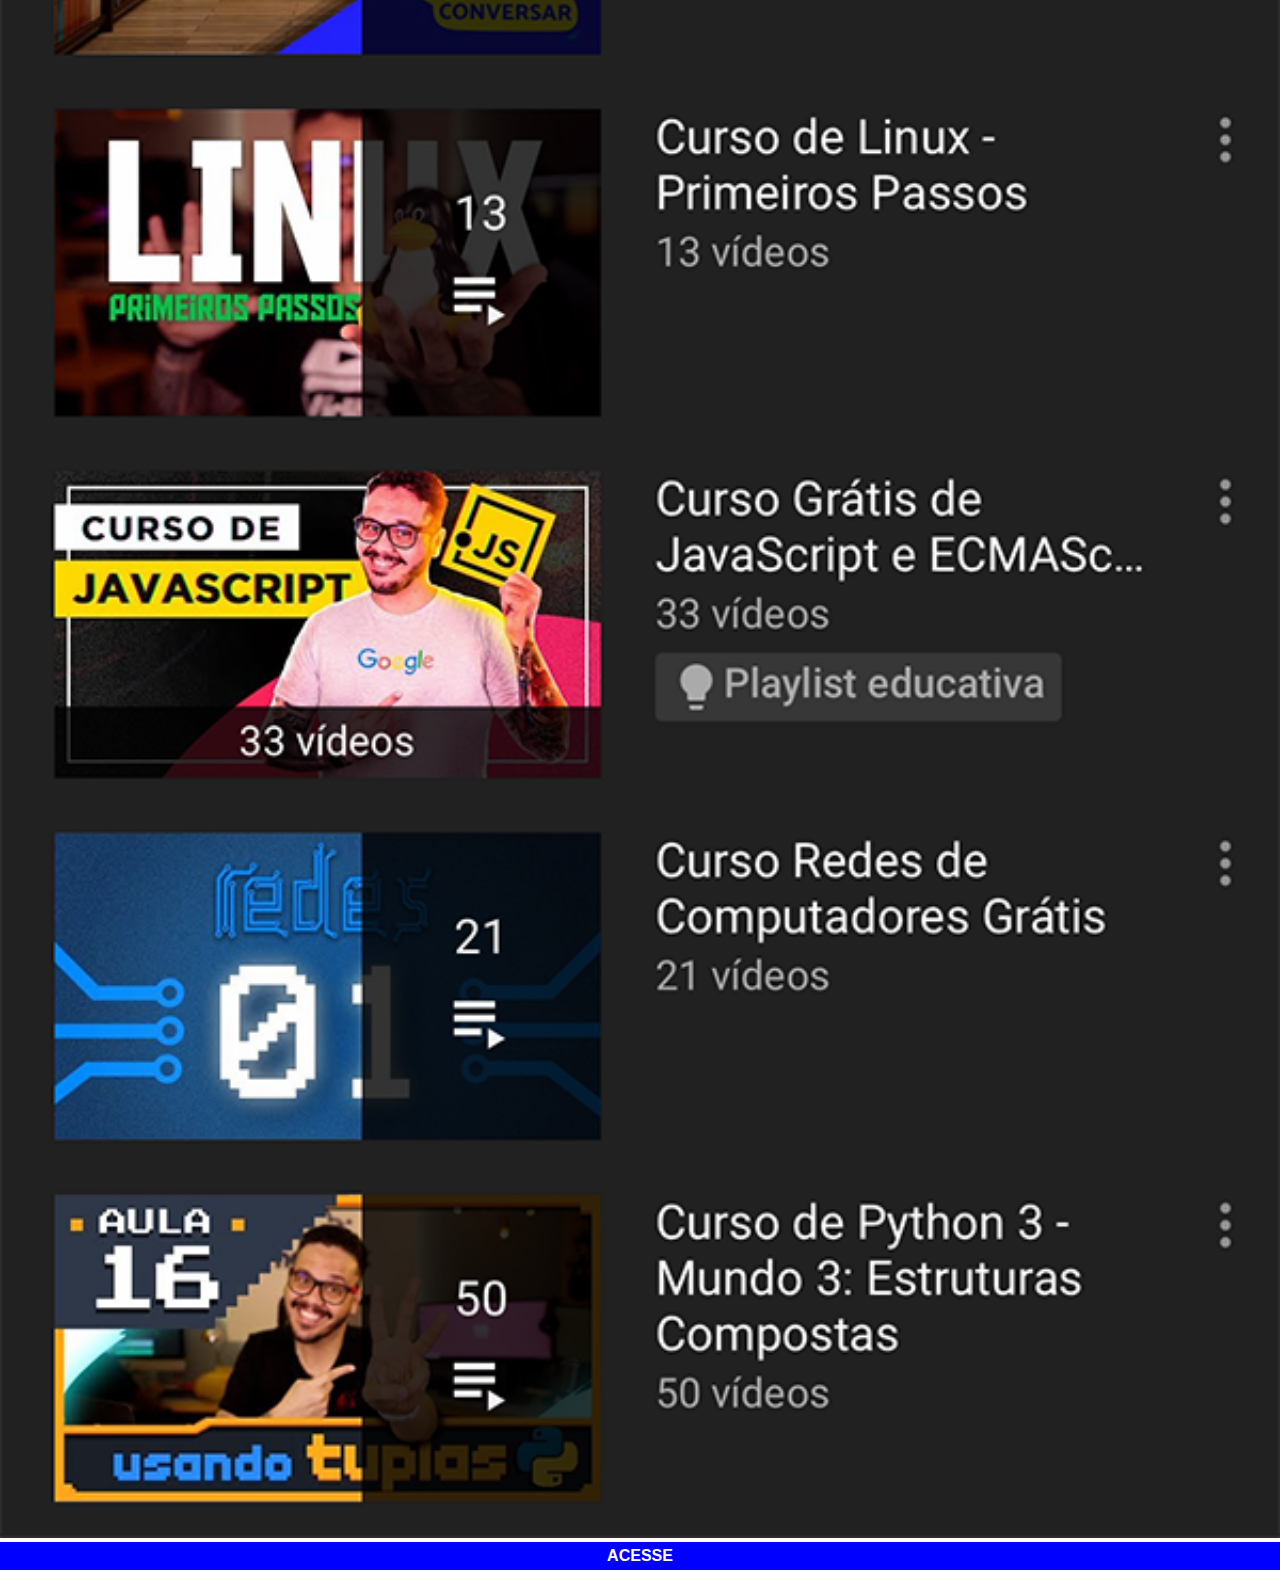
<file: youtube.html>
<!DOCTYPE html>
<html lang="pt-br">
<head>
    <meta charset="UTF-8">
    <meta name="viewport" content="width=device-width, initial-scale=1.0">
    <title>facebook</title>
    <style>
        *{
            margin: 0px;
            padding: 0px;
            font-family: Arial, Helvetica, sans-serif;
        }
        ::-webkit-scrollbar {
            width: 0px;
            height: 0px;
        }

        img {
            width: 100vw;
        }

        a {
            display: block;
            background-color: blue;
            color: white;
            font-weight: bold;
            padding: 5px;
            text-align: center;
            text-decoration: none;
        }

        a:hover {
            color: yellow;
        }
    </style>
</head>
<body>
    <img src="imagens/tela-youtube.png" alt="youtube">
    <a href="#">ACESSE</a>
</body>
</html>
</file>
<file: estilos/style.css>
@charset "UTF-8";

* {
    margin: 0px;
    padding: 0px;
    font-family: Arial, Helvetica, sans-serif;
}

html, body {
    height: 100vh;
    width: 100vw;
    background-color: black;
}

body {
    background: url(../imagens/fundo-madeira.jpg) no-repeat top center;
    background-size: cover;
    background-attachment: fixed;
}

main {
    height: 100vh;
    width: relative;
}

section#telefone {
    height: 627px;
    width: 311px;
    position: absolute;
    background: url(../imagens/frame-iphone.png) no-repeat;
    transform: translate(-50%, -50%);
    left: 50%;
    top: 50%;
}

iframe#tela {
    position: relative;
    top: 80px;
    left: 22px;
    height: 473px;
    width: 269px;
}

section#redes-sociais {
    width: 50px;
    position: relative;
    transform: translate(-50%, -50%);
    top: 50%;
    left: 90%;
}

section#redes-sociais > a > img {
    height: 50px;
    width: 50px;
    box-sizing: border-box;
    margin: 10px;
    border-radius: 50%;
    box-shadow: 3px 3px 3px rgba(0, 0, 0, 0.486);
}
section#redes-sociais > a > img:hover {
    border: 2px solid rgba(255, 255, 255, 0.637);
    border-radius: 50%;
    transform: translate(-3px, -3px);
    transition: tranform 0.5s, border 0.5s;
    box-shadow: 3px 3px 3px rgba(0, 0, 0, 0.486);
}
</file>
